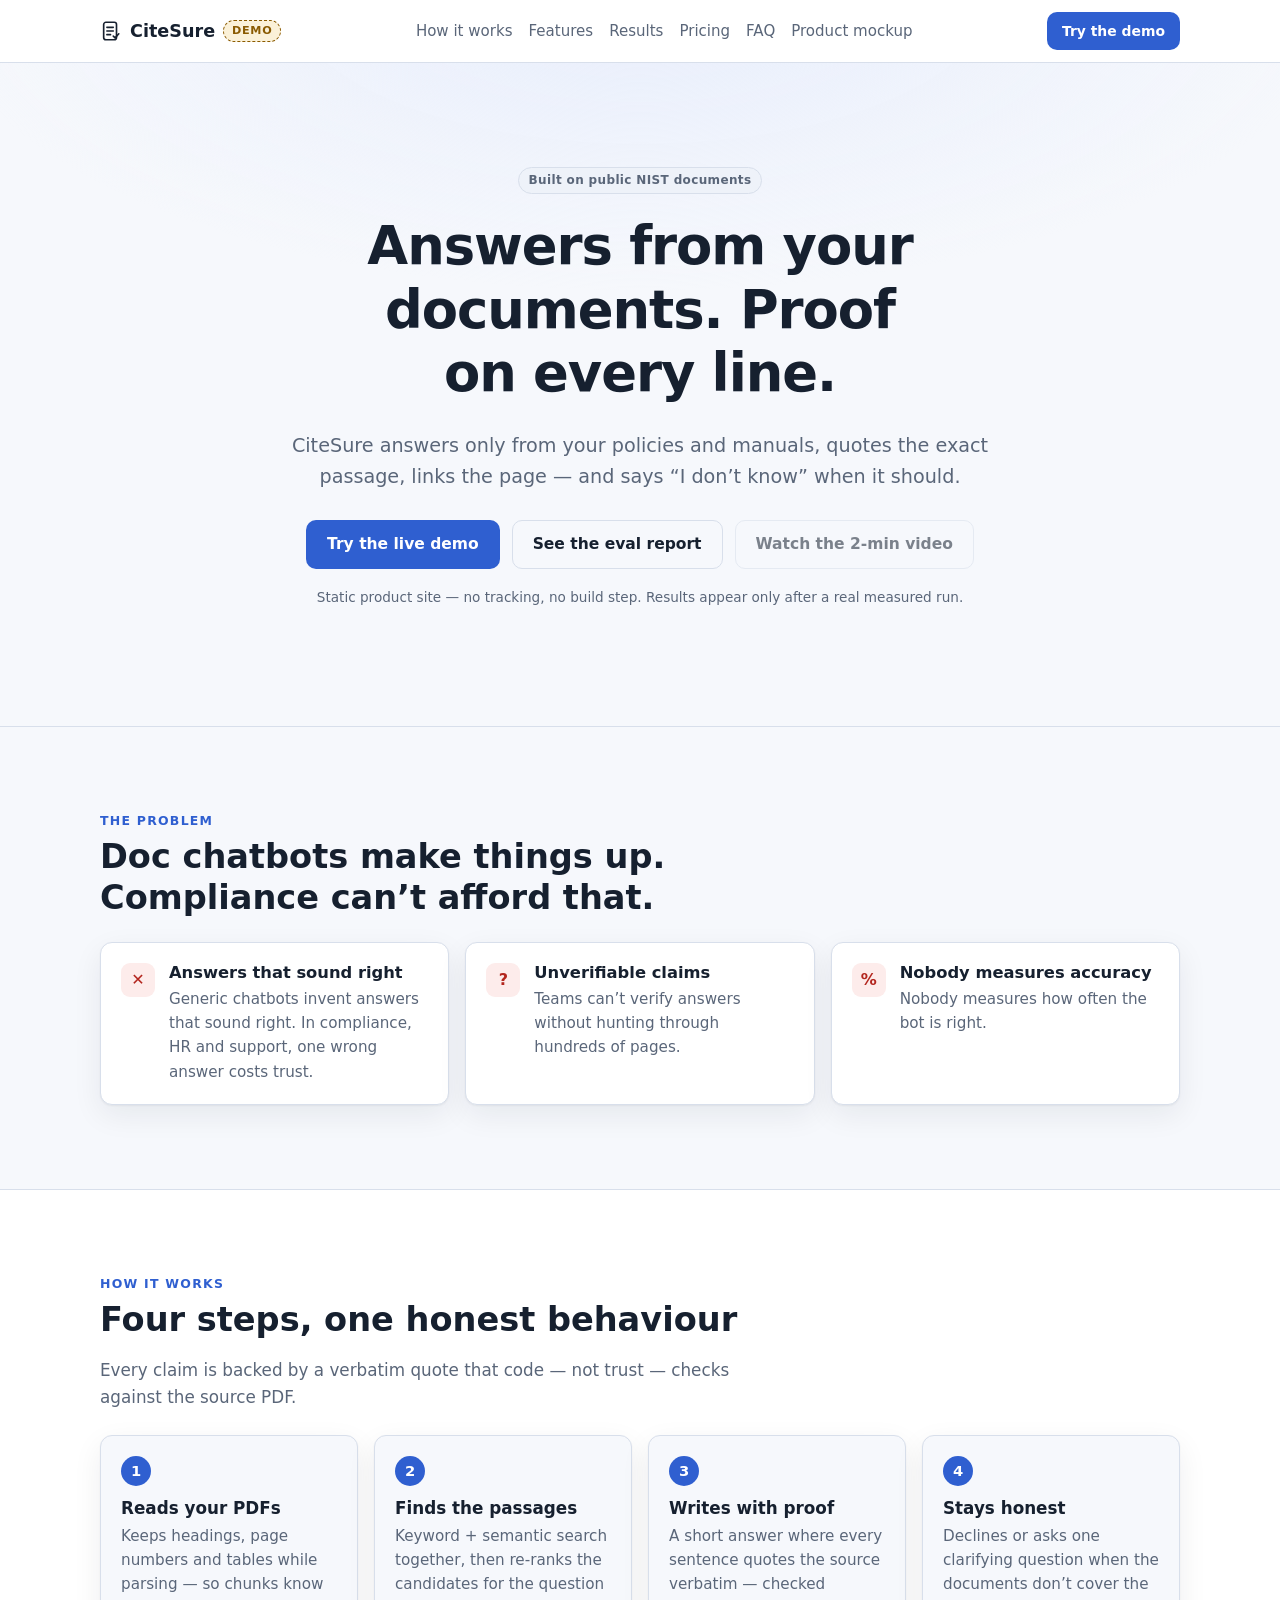
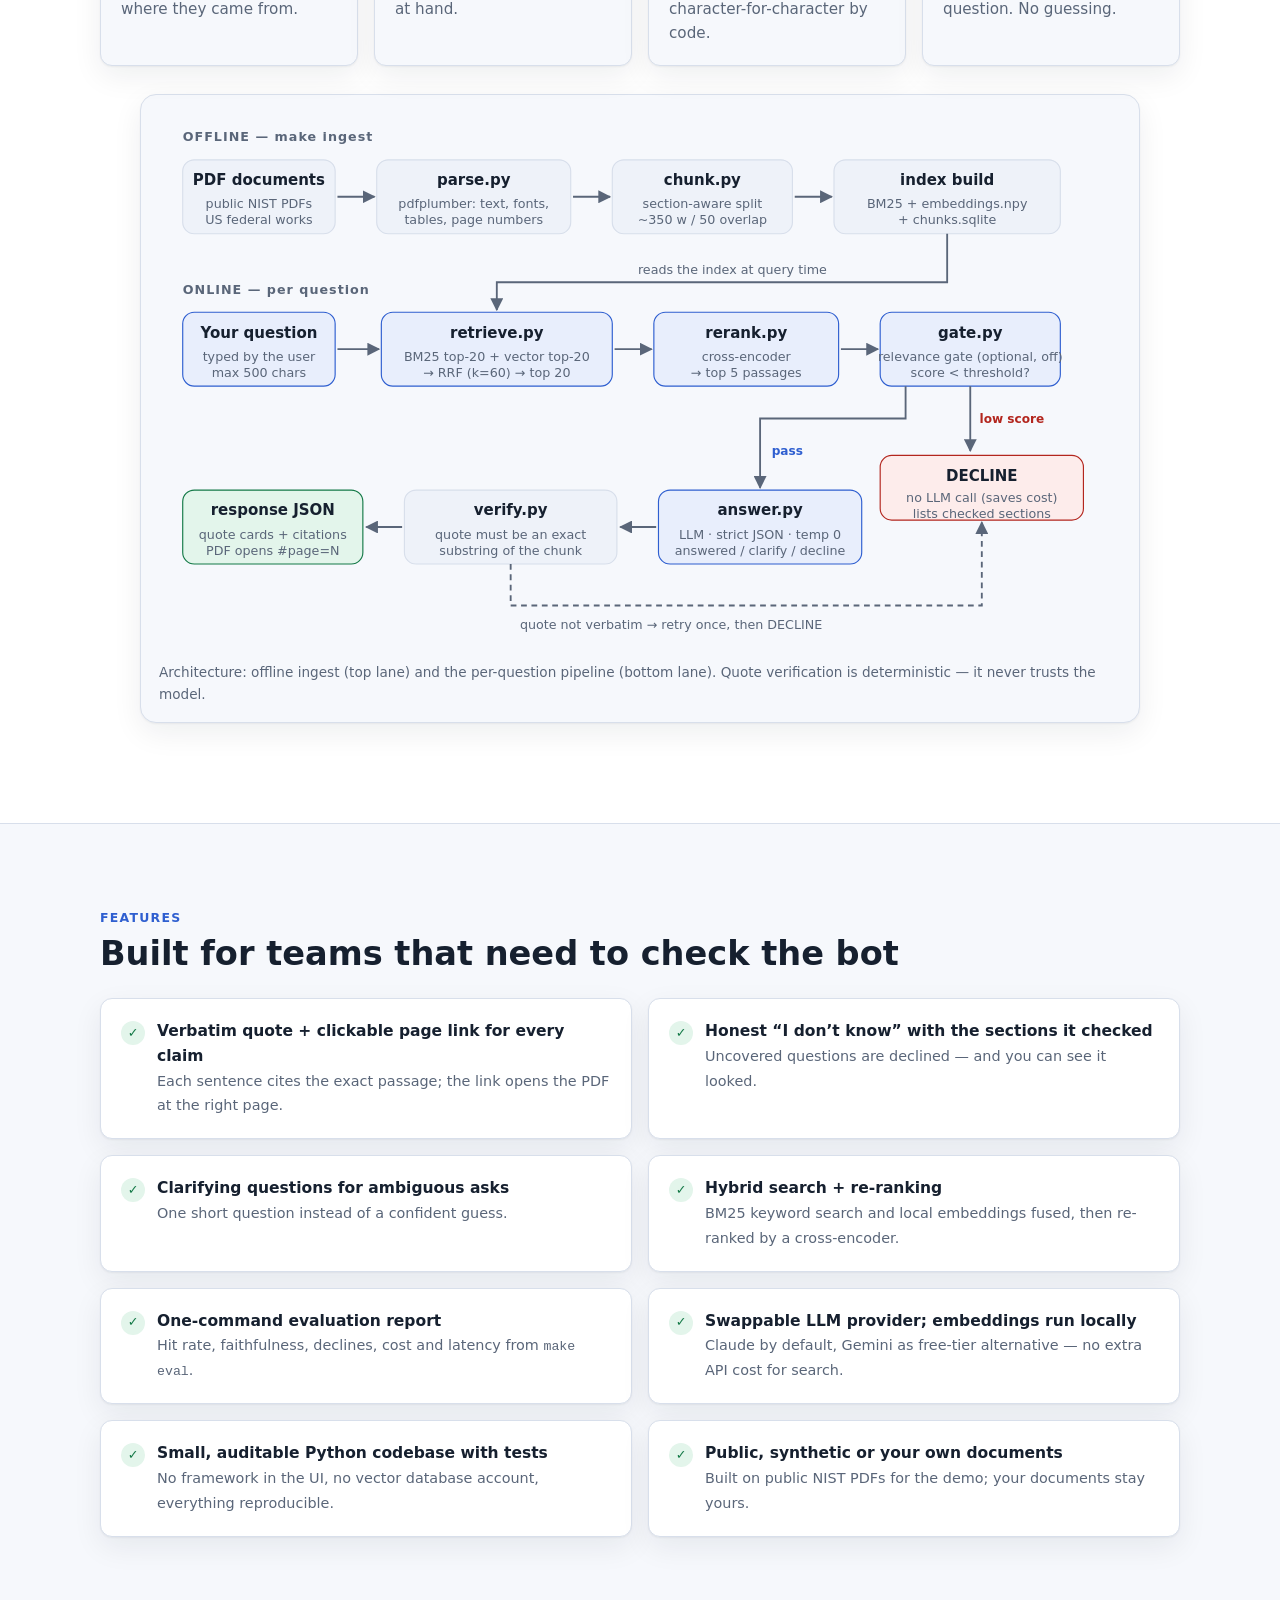
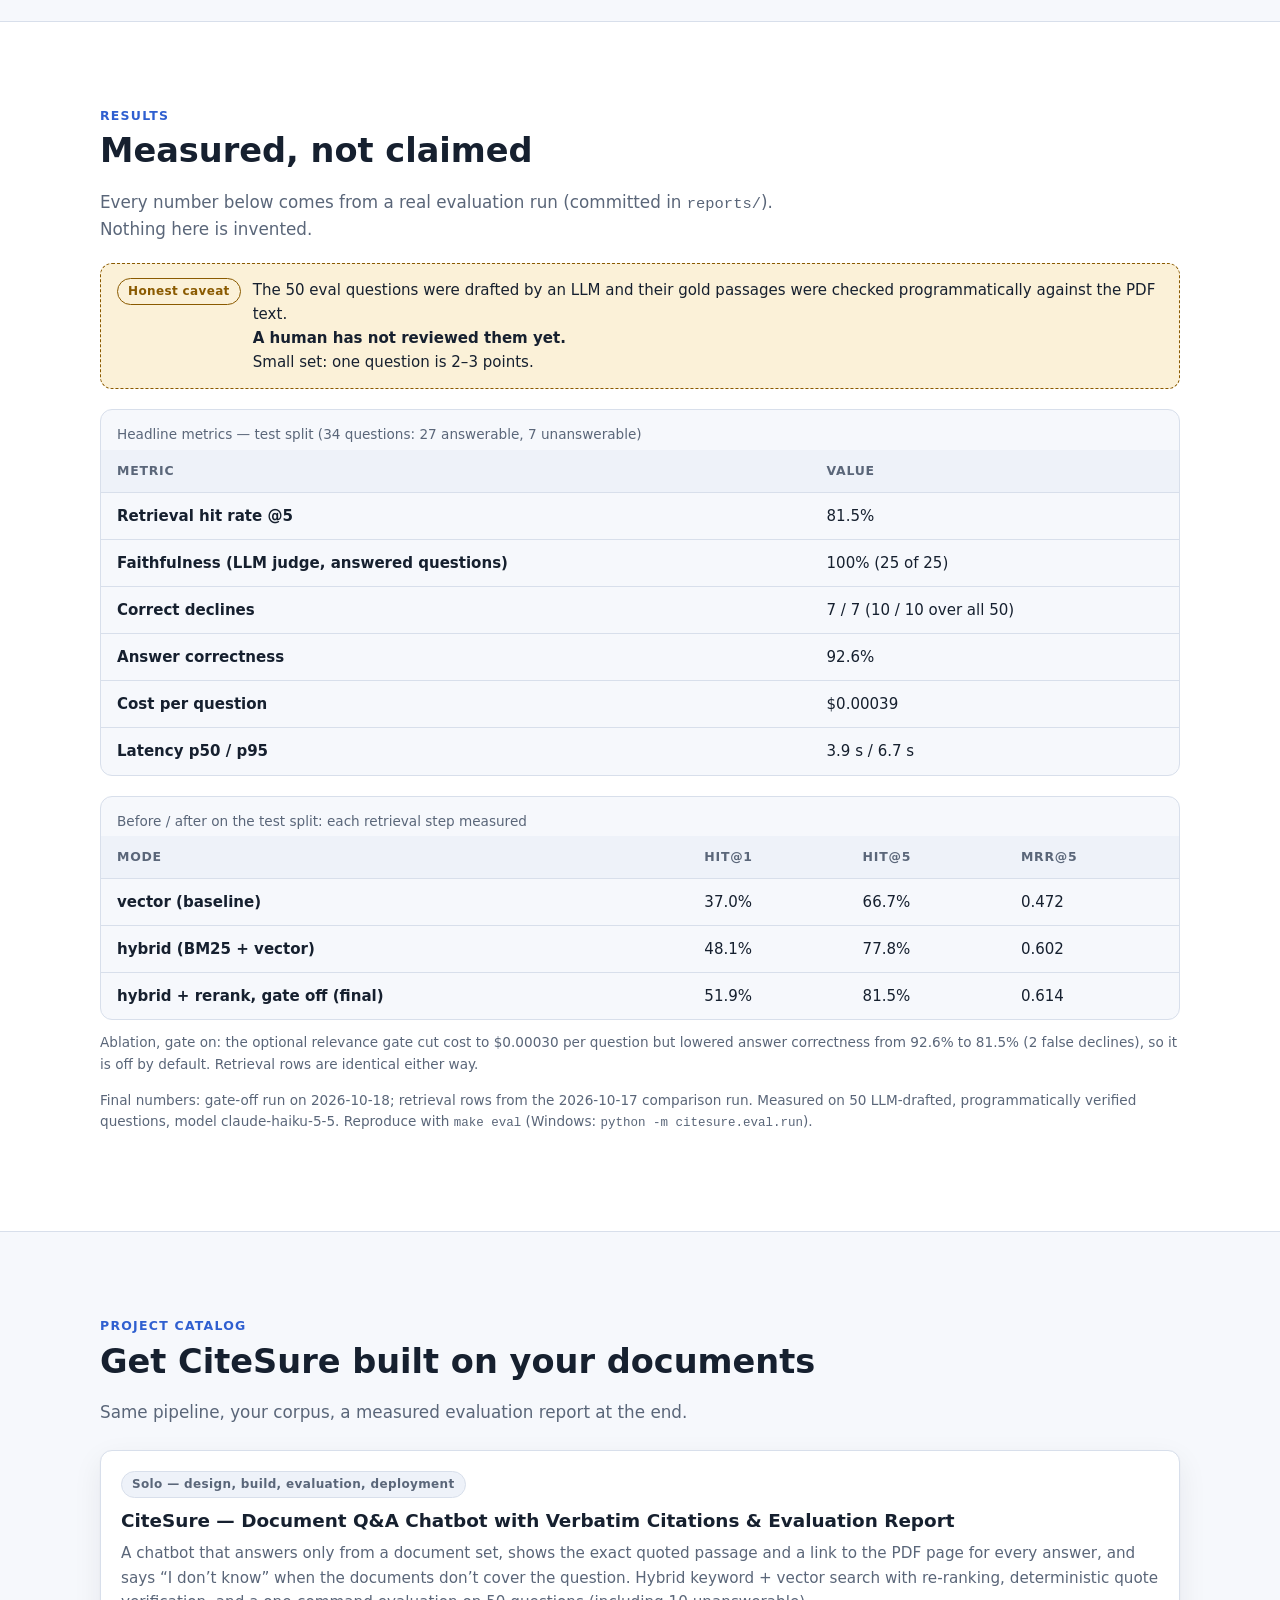
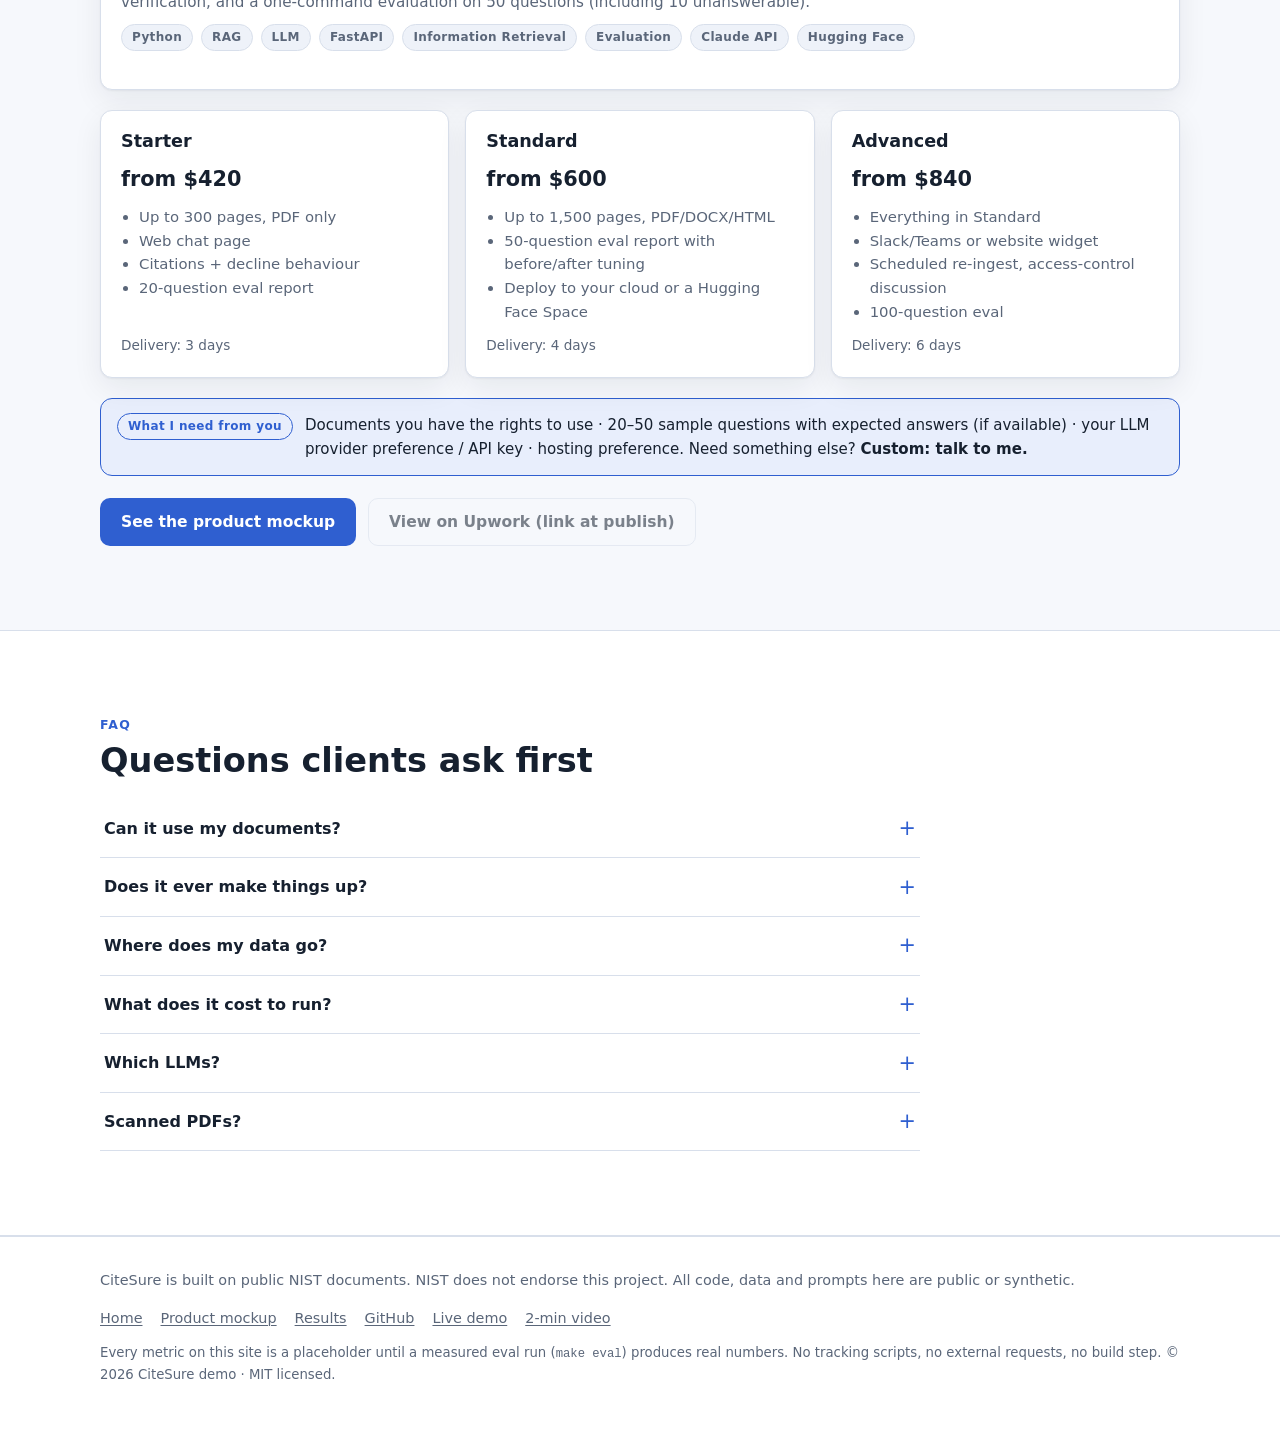
<file: site/index.html>
<!doctype html>
<html lang="en">
<head>
  <meta charset="utf-8">
  <meta name="viewport" content="width=device-width, initial-scale=1">
  <meta name="color-scheme" content="light dark">
  <meta name="theme-color" content="#f6f8fc" media="(prefers-color-scheme: light)">
  <meta name="theme-color" content="#0e131c" media="(prefers-color-scheme: dark)">
  <meta name="description" content="CiteSure — document Q&amp;A that answers only from your documents, quotes the exact passage, links the page, and says 'I don't know' when it should. Built on public NIST documents.">
  <title>CiteSure — Answers from your documents, with proof on every line (demo)</title>
  <link rel="icon" href="data:image/svg+xml,%3Csvg xmlns='http://www.w3.org/2000/svg' viewBox='0 0 24 24'%3E%3Crect width='24' height='24' rx='6' fill='%232f5fd0'/%3E%3Cpath d='M6 12.5l4 4 8-9' stroke='%23fff' stroke-width='2.5' fill='none' stroke-linecap='round' stroke-linejoin='round'/%3E%3C/svg%3E">
  <link rel="stylesheet" href="styles.css">
</head>
<body>
  <a class="skip-link" href="#main">Skip to content</a>

  <header class="site-header">
    <div class="container nav">
      <a class="brand" href="index.html">
        <svg width="22" height="22" viewBox="0 0 24 24" aria-hidden="true" fill="none">
          <rect x="4" y="2.5" width="14" height="19" rx="2.5" stroke="currentColor" stroke-width="1.8"/>
          <path d="M7.5 8h7M7.5 12h7M7.5 16h4" stroke="currentColor" stroke-width="1.8" stroke-linecap="round"/>
          <path d="M14.5 17.5l2 2 4-4.5" stroke="currentColor" stroke-width="1.8" stroke-linecap="round" stroke-linejoin="round"/>
        </svg>
        CiteSure
        <span class="brand-demo">demo</span>
      </a>
      <nav class="nav-links" aria-label="Primary">
        <a href="#how">How it works</a>
        <a href="#features">Features</a>
        <a href="#results">Results</a>
        <a href="#catalog">Pricing</a>
        <a href="#faq">FAQ</a>
        <a href="demo.html">Product mockup</a>
      </nav>
      <a class="btn btn-primary btn-sm" href="demo.html">Try the demo</a>
    </div>
  </header>

  <main id="main">

    <!-- ================= HERO ================= -->
    <section class="hero">
      <div class="container">
        <div class="badge-row">
          <span class="chip">Built on public NIST documents</span>
        </div>
        <h1>Answers from your documents. Proof on every line.</h1>
        <p class="sub">
          CiteSure answers only from your policies and manuals, quotes the exact passage,
          links the page — and says &ldquo;I don&rsquo;t know&rdquo; when it should.
        </p>
        <div class="hero-ctas">
          <a class="btn btn-primary" href="https://citesure-h4efwpcu7q-uc.a.run.app">Try the live demo</a>
          <a class="btn btn-ghost" href="#results">See the eval report</a>
          <a class="btn btn-ghost" href="#" aria-disabled="true" title="Added when the 2-minute video is published">Watch the 2-min video</a>
        </div>
        <p class="hero-note">
          Static product site — no tracking, no build step. Results appear only after a real measured run.
        </p>
      </div>
    </section>

    <!-- ================= PROBLEM ================= -->
    <section class="section" id="problem">
      <div class="container">
        <span class="kicker">The problem</span>
        <h2>Doc chatbots make things up. Compliance can&rsquo;t afford that.</h2>
        <div class="grid grid-3" style="margin-top: 24px;">
          <div class="card problem-item">
            <span class="icon" aria-hidden="true">&#10005;</span>
            <div>
              <h3>Answers that sound right</h3>
              <p>Generic chatbots invent answers that sound right. In compliance, HR and support, one wrong answer costs trust.</p>
            </div>
          </div>
          <div class="card problem-item">
            <span class="icon" aria-hidden="true">?</span>
            <div>
              <h3>Unverifiable claims</h3>
              <p>Teams can&rsquo;t verify answers without hunting through hundreds of pages.</p>
            </div>
          </div>
          <div class="card problem-item">
            <span class="icon" aria-hidden="true">%</span>
            <div>
              <h3>Nobody measures accuracy</h3>
              <p>Nobody measures how often the bot is right.</p>
            </div>
          </div>
        </div>
      </div>
    </section>

    <!-- ================= HOW IT WORKS ================= -->
    <section class="section section-alt" id="how">
      <div class="container">
        <span class="kicker">How it works</span>
        <h2>Four steps, one honest behaviour</h2>
        <p class="section-lead">Every claim is backed by a verbatim quote that code — not trust — checks against the source PDF.</p>

        <div class="grid grid-4" style="margin-top: 24px;">
          <div class="card step">
            <span class="step-num">1</span>
            <h3>Reads your PDFs</h3>
            <p>Keeps headings, page numbers and tables while parsing — so chunks know where they came from.</p>
          </div>
          <div class="card step">
            <span class="step-num">2</span>
            <h3>Finds the passages</h3>
            <p>Keyword + semantic search together, then re-ranks the candidates for the question at hand.</p>
          </div>
          <div class="card step">
            <span class="step-num">3</span>
            <h3>Writes with proof</h3>
            <p>A short answer where every sentence quotes the source verbatim — checked character-for-character by code.</p>
          </div>
          <div class="card step">
            <span class="step-num">4</span>
            <h3>Stays honest</h3>
            <p>Declines or asks one clarifying question when the documents don&rsquo;t cover the question. No guessing.</p>
          </div>
        </div>

        <!-- Architecture diagram: inline SVG, no external requests -->
        <figure class="diagram" aria-labelledby="diagram-caption">
          <div class="diagram-scroll">
            <svg viewBox="0 0 840 470" role="img" aria-labelledby="diagram-title diagram-desc" xmlns="http://www.w3.org/2000/svg">
              <title id="diagram-title">CiteSure architecture: offline ingest and online question answering</title>
              <desc id="diagram-desc">
                Offline lane: PDF documents go through parse.py with pdfplumber, then section-aware chunking,
                then an index build producing BM25, embeddings and a SQLite chunk store.
                Online lane: a typed question goes through retrieve.py combining BM25 and vector search with
                reciprocal rank fusion, then rerank.py with a cross-encoder to the top five passages,
                then an optional gate.py (off by default) which can decline without calling the language model when the relevance score is below
                threshold, then answer.py where the language model writes a strict-JSON answer,
                then verify.py which requires every quote to be an exact substring of its cited chunk,
                finally producing a response JSON rendered as quote cards with PDF page links.
                A failed verification retries once and then declines.
              </desc>

              <!-- Arrow marker -->
              <defs>
                <marker id="arr" viewBox="0 0 10 10" refX="9" refY="5" markerWidth="7" markerHeight="7" orient="auto-start-reverse">
                  <path class="d-arrow-head" d="M0 0 L10 5 L0 10 z"/>
                </marker>
              </defs>

              <!-- Lane labels -->
              <text class="d-lane" x="24" y="28">OFFLINE — make ingest</text>
              <text class="d-lane" x="24" y="160">ONLINE — per question</text>

              <!-- Row 1: offline -->
              <rect class="d-box" x="24" y="44" width="132" height="64" rx="10"/>
              <text class="d-title" x="90" y="66" text-anchor="middle">PDF documents</text>
              <text class="d-sub" x="90" y="86" text-anchor="middle">public NIST PDFs</text>
              <text class="d-sub" x="90" y="100" text-anchor="middle">US federal works</text>

              <rect class="d-box" x="192" y="44" width="168" height="64" rx="10"/>
              <text class="d-title" x="276" y="66" text-anchor="middle">parse.py</text>
              <text class="d-sub" x="276" y="86" text-anchor="middle">pdfplumber: text, fonts,</text>
              <text class="d-sub" x="276" y="100" text-anchor="middle">tables, page numbers</text>

              <rect class="d-box" x="396" y="44" width="156" height="64" rx="10"/>
              <text class="d-title" x="474" y="66" text-anchor="middle">chunk.py</text>
              <text class="d-sub" x="474" y="86" text-anchor="middle">section-aware split</text>
              <text class="d-sub" x="474" y="100" text-anchor="middle">~350 w / 50 overlap</text>

              <rect class="d-box" x="588" y="44" width="196" height="64" rx="10"/>
              <text class="d-title" x="686" y="66" text-anchor="middle">index build</text>
              <text class="d-sub" x="686" y="86" text-anchor="middle">BM25 + embeddings.npy</text>
              <text class="d-sub" x="686" y="100" text-anchor="middle">+ chunks.sqlite</text>

              <path class="d-arrow" d="M158 76 H190" marker-end="url(#arr)"/>
              <path class="d-arrow" d="M362 76 H394" marker-end="url(#arr)"/>
              <path class="d-arrow" d="M554 76 H586" marker-end="url(#arr)"/>

              <!-- index feeds the online retrieve step -->
              <path class="d-arrow" d="M686 108 V150 H296 V174" marker-end="url(#arr)"/>
              <text class="d-sub" x="500" y="143" text-anchor="middle">reads the index at query time</text>

              <!-- Row 2: online -->
              <rect class="d-box d-box-online" x="24" y="176" width="132" height="64" rx="10"/>
              <text class="d-title" x="90" y="198" text-anchor="middle">Your question</text>
              <text class="d-sub" x="90" y="218" text-anchor="middle">typed by the user</text>
              <text class="d-sub" x="90" y="232" text-anchor="middle">max 500 chars</text>

              <rect class="d-box d-box-online" x="196" y="176" width="200" height="64" rx="10"/>
              <text class="d-title" x="296" y="198" text-anchor="middle">retrieve.py</text>
              <text class="d-sub" x="296" y="218" text-anchor="middle">BM25 top-20 + vector top-20</text>
              <text class="d-sub" x="296" y="232" text-anchor="middle">→ RRF (k=60) → top 20</text>

              <rect class="d-box d-box-online" x="432" y="176" width="160" height="64" rx="10"/>
              <text class="d-title" x="512" y="198" text-anchor="middle">rerank.py</text>
              <text class="d-sub" x="512" y="218" text-anchor="middle">cross-encoder</text>
              <text class="d-sub" x="512" y="232" text-anchor="middle">→ top 5 passages</text>

              <rect class="d-box d-box-online" x="628" y="176" width="156" height="64" rx="10"/>
              <text class="d-title" x="706" y="198" text-anchor="middle">gate.py</text>
              <text class="d-sub" x="706" y="218" text-anchor="middle">relevance gate (optional, off)</text>
              <text class="d-sub" x="706" y="232" text-anchor="middle">score &lt; threshold?</text>

              <path class="d-arrow" d="M158 208 H194" marker-end="url(#arr)"/>
              <path class="d-arrow" d="M398 208 H430" marker-end="url(#arr)"/>
              <path class="d-arrow" d="M594 208 H626" marker-end="url(#arr)"/>

              <!-- Gate branches -->
              <path class="d-arrow" d="M706 240 V296" marker-end="url(#arr)"/>
              <text class="d-label-warn" x="714" y="272">low score</text>

              <rect class="d-box d-box-danger" x="628" y="300" width="176" height="56" rx="10"/>
              <text class="d-title" x="716" y="322" text-anchor="middle">DECLINE</text>
              <text class="d-sub" x="716" y="340" text-anchor="middle">no LLM call (saves cost)</text>
              <text class="d-sub" x="716" y="354" text-anchor="middle">lists checked sections</text>

              <path class="d-arrow" d="M650 240 V268 H524 V328" marker-end="url(#arr)"/>
              <text class="d-label" x="534" y="300">pass</text>

              <!-- Row 3: answer → verify → respond -->
              <rect class="d-box d-box-online" x="436" y="330" width="176" height="64" rx="10"/>
              <text class="d-title" x="524" y="352" text-anchor="middle">answer.py</text>
              <text class="d-sub" x="524" y="372" text-anchor="middle">LLM · strict JSON · temp 0</text>
              <text class="d-sub" x="524" y="386" text-anchor="middle">answered / clarify / decline</text>

              <rect class="d-box" x="216" y="330" width="184" height="64" rx="10"/>
              <text class="d-title" x="308" y="352" text-anchor="middle">verify.py</text>
              <text class="d-sub" x="308" y="372" text-anchor="middle">quote must be an exact</text>
              <text class="d-sub" x="308" y="386" text-anchor="middle">substring of the chunk</text>

              <rect class="d-box d-box-ok" x="24" y="330" width="156" height="64" rx="10"/>
              <text class="d-title" x="102" y="352" text-anchor="middle">response JSON</text>
              <text class="d-sub" x="102" y="372" text-anchor="middle">quote cards + citations</text>
              <text class="d-sub" x="102" y="386" text-anchor="middle">PDF opens #page=N</text>

              <path class="d-arrow" d="M434 362 H403" marker-end="url(#arr)"/>
              <path class="d-arrow" d="M214 362 H183" marker-end="url(#arr)"/>

              <!-- verify failure path -->
              <path class="d-arrow d-arrow-dashed" d="M308 394 V430 H716 V358" marker-end="url(#arr)"/>
              <text class="d-sub" x="316" y="450">quote not verbatim → retry once, then DECLINE</text>
            </svg>
          </div>
          <figcaption class="diagram-caption" id="diagram-caption">
            Architecture: offline ingest (top lane) and the per-question pipeline (bottom lane). Quote verification is
            deterministic — it never trusts the model.
          </figcaption>
          <p class="diagram-hint">Scroll the diagram horizontally on small screens.</p>
        </figure>
      </div>
    </section>

    <!-- ================= FEATURES ================= -->
    <section class="section" id="features">
      <div class="container">
        <span class="kicker">Features</span>
        <h2>Built for teams that need to check the bot</h2>
        <div class="grid grid-2" style="margin-top: 24px;">
          <div class="card feature"><span class="tick" aria-hidden="true">&#10003;</span>
            <p><strong>Verbatim quote + clickable page link for every claim</strong>
            <span>Each sentence cites the exact passage; the link opens the PDF at the right page.</span></p>
          </div>
          <div class="card feature"><span class="tick" aria-hidden="true">&#10003;</span>
            <p><strong>Honest &ldquo;I don&rsquo;t know&rdquo; with the sections it checked</strong>
            <span>Uncovered questions are declined — and you can see it looked.</span></p>
          </div>
          <div class="card feature"><span class="tick" aria-hidden="true">&#10003;</span>
            <p><strong>Clarifying questions for ambiguous asks</strong>
            <span>One short question instead of a confident guess.</span></p>
          </div>
          <div class="card feature"><span class="tick" aria-hidden="true">&#10003;</span>
            <p><strong>Hybrid search + re-ranking</strong>
            <span>BM25 keyword search and local embeddings fused, then re-ranked by a cross-encoder.</span></p>
          </div>
          <div class="card feature"><span class="tick" aria-hidden="true">&#10003;</span>
            <p><strong>One-command evaluation report</strong>
            <span>Hit rate, faithfulness, declines, cost and latency from <code>make eval</code>.</span></p>
          </div>
          <div class="card feature"><span class="tick" aria-hidden="true">&#10003;</span>
            <p><strong>Swappable LLM provider; embeddings run locally</strong>
            <span>Claude by default, Gemini as free-tier alternative — no extra API cost for search.</span></p>
          </div>
          <div class="card feature"><span class="tick" aria-hidden="true">&#10003;</span>
            <p><strong>Small, auditable Python codebase with tests</strong>
            <span>No framework in the UI, no vector database account, everything reproducible.</span></p>
          </div>
          <div class="card feature"><span class="tick" aria-hidden="true">&#10003;</span>
            <p><strong>Public, synthetic or your own documents</strong>
            <span>Built on public NIST PDFs for the demo; your documents stay yours.</span></p>
          </div>
        </div>
      </div>
    </section>

    <!-- ================= RESULTS ================= -->
    <section class="section section-alt" id="results">
      <div class="container">
        <span class="kicker">Results</span>
        <h2>Measured, not claimed</h2>
        <p class="section-lead">
          Every number below comes from a real evaluation run (committed in <code>reports/</code>). Nothing here is invented.
        </p>

        <div class="notice notice-warn" style="margin-top: 20px; margin-bottom: 20px;">
          <span class="chip chip-warn">Honest caveat</span>
          <p>The 50 eval questions were drafted by an LLM and their gold passages were checked programmatically
          against the PDF text. <strong>A human has not reviewed them yet.</strong> Small set: one question is 2&ndash;3 points.</p>
        </div>

        <div class="table-wrap">
          <table>
            <caption>Headline metrics &mdash; test split (34 questions: 27 answerable, 7 unanswerable)</caption>
            <thead>
              <tr><th scope="col">Metric</th><th scope="col">Value</th></tr>
            </thead>
            <tbody>
              <tr><td class="metric-name">Retrieval hit rate @5</td><td>81.5%</td></tr>
              <tr><td class="metric-name">Faithfulness (LLM judge, answered questions)</td><td>100% (25 of 25)</td></tr>
              <tr><td class="metric-name">Correct declines</td><td>7 / 7 (10 / 10 over all 50)</td></tr>
              <tr><td class="metric-name">Answer correctness</td><td>92.6%</td></tr>
              <tr><td class="metric-name">Cost per question</td><td>$0.00039</td></tr>
              <tr><td class="metric-name">Latency p50 / p95</td><td>3.9 s / 6.7 s</td></tr>
            </tbody>
          </table>
        </div>

        <div class="table-wrap" style="margin-top: 20px;">
          <table>
            <caption>Before / after on the test split: each retrieval step measured</caption>
            <thead>
              <tr>
                <th scope="col">Mode</th>
                <th scope="col">Hit@1</th>
                <th scope="col">Hit@5</th>
                <th scope="col">MRR@5</th>
              </tr>
            </thead>
            <tbody>
              <tr><td class="metric-name">vector (baseline)</td><td>37.0%</td><td>66.7%</td><td>0.472</td></tr>
              <tr><td class="metric-name">hybrid (BM25 + vector)</td><td>48.1%</td><td>77.8%</td><td>0.602</td></tr>
              <tr><td class="metric-name">hybrid + rerank, gate off (final)</td><td>51.9%</td><td>81.5%</td><td>0.614</td></tr>
            </tbody>
          </table>
        </div>

        <p class="footnote">
          Ablation, gate on: the optional relevance gate cut cost to $0.00030 per question but lowered answer correctness
          from 92.6% to 81.5% (2 false declines), so it is off by default. Retrieval rows are identical either way.
        </p>

        <p class="footnote">
          Final numbers: gate-off run on 2026-10-18; retrieval rows from the 2026-10-17 comparison run. Measured on 50 LLM-drafted, programmatically verified questions,
          model claude-haiku-5-5. Reproduce with <code>make eval</code>
          (Windows: <code>python -m citesure.eval.run</code>).
        </p>
      </div>
    </section>

    <!-- ================= CATALOG / UPWORK CTA ================= -->
    <section class="section" id="catalog">
      <div class="container">
        <span class="kicker">Project Catalog</span>
        <h2>Get CiteSure built on your documents</h2>
        <p class="section-lead">
          Same pipeline, your corpus, a measured evaluation report at the end.
        </p>

        <div class="card" style="margin-top: 24px;">
          <div class="status-row">
            <span class="chip">Solo — design, build, evaluation, deployment</span>
          </div>
          <h3 style="font-size: 1.15rem;">CiteSure — Document Q&amp;A Chatbot with Verbatim Citations &amp; Evaluation Report</h3>
          <p style="color: var(--muted); font-size: 0.95rem; margin-bottom: 10px;">
            A chatbot that answers only from a document set, shows the exact quoted passage and a link to the PDF page
            for every answer, and says &ldquo;I don&rsquo;t know&rdquo; when the documents don&rsquo;t cover the question.
            Hybrid keyword + vector search with re-ranking, deterministic quote verification, and a one-command
            evaluation on 50 questions (including 10 unanswerable).
          </p>
          <div class="chips-row">
            <span class="chip">Python</span><span class="chip">RAG</span><span class="chip">LLM</span>
            <span class="chip">FastAPI</span><span class="chip">Information Retrieval</span>
            <span class="chip">Evaluation</span><span class="chip">Claude API</span><span class="chip">Hugging Face</span>
          </div>
        </div>

        <div class="grid grid-3" style="margin-top: 20px;">
          <div class="card tier">
            <h3>Starter</h3>
            <div class="tier-price">from $420</div>
            <ul>
              <li>Up to 300 pages, PDF only</li>
              <li>Web chat page</li>
              <li>Citations + decline behaviour</li>
              <li>20-question eval report</li>
            </ul>
            <div class="tier-delivery">Delivery: 3 days</div>
          </div>
          <div class="card tier">
            <h3>Standard</h3>
            <div class="tier-price">from $600</div>
            <ul>
              <li>Up to 1,500 pages, PDF/DOCX/HTML</li>
              <li>50-question eval report with before/after tuning</li>
              <li>Deploy to your cloud or a Hugging Face Space</li>
            </ul>
            <div class="tier-delivery">Delivery: 4 days</div>
          </div>
          <div class="card tier">
            <h3>Advanced</h3>
            <div class="tier-price">from $840</div>
            <ul>
              <li>Everything in Standard</li>
              <li>Slack/Teams or website widget</li>
              <li>Scheduled re-ingest, access-control discussion</li>
              <li>100-question eval</li>
            </ul>
            <div class="tier-delivery">Delivery: 6 days</div>
          </div>
        </div>

        <div class="notice notice-info" style="margin-top: 20px;">
          <span class="chip chip-info">What I need from you</span>
          <p>Documents you have the rights to use · 20–50 sample questions with expected answers (if available) ·
          your LLM provider preference / API key · hosting preference. Need something else?
          <strong style="display:inline;">Custom: talk to me.</strong></p>
        </div>

        <div class="hero-ctas" style="justify-content: flex-start; margin-top: 22px;">
          <a class="btn btn-primary" href="demo.html">See the product mockup</a>
          <a class="btn btn-ghost" href="#" aria-disabled="true" title="Upwork link added when the portfolio entry is published">View on Upwork (link at publish)</a>
        </div>
      </div>
    </section>

    <!-- ================= FAQ ================= -->
    <section class="section section-alt" id="faq">
      <div class="container">
        <span class="kicker">FAQ</span>
        <h2>Questions clients ask first</h2>
        <div class="faq" style="margin-top: 18px;">
          <details>
            <summary>Can it use my documents?</summary>
            <p>Yes — PDFs today; DOCX/HTML in the Standard tier. You must have the rights to the documents.</p>
          </details>
          <details>
            <summary>Does it ever make things up?</summary>
            <p>Every quote is checked character-for-character against the source; uncovered questions are declined.
            The eval report shows how often it is right — no system is perfect, and the report shows where it fails.</p>
          </details>
          <details>
            <summary>Where does my data go?</summary>
            <p>Embeddings run locally; only the top passages for each question are sent to the LLM provider you choose.
            Self-hosting available.</p>
          </details>
          <details>
            <summary>What does it cost to run?</summary>
            <p>See the measured cost per question in the eval report; ingest is free (local models). Cost figures on
            this site stay placeholders until a measured run produces them.</p>
          </details>
          <details>
            <summary>Which LLMs?</summary>
            <p>Claude by default; Gemini supported; others via the provider interface.</p>
          </details>
          <details>
            <summary>Scanned PDFs?</summary>
            <p>Not in this demo (no OCR); can be added per project.</p>
          </details>
        </div>
      </div>
    </section>

  </main>

  <footer class="site-footer">
    <div class="container">
      <p class="small muted">CiteSure is built on public NIST documents. NIST does not endorse this project. All code, data and prompts here are
        public or synthetic.</p>
      <div class="footer-links">
        <a href="index.html">Home</a>
        <a href="demo.html">Product mockup</a>
        <a href="#results">Results</a>
        <a href="https://github.com/FrozenFist27/citesure">GitHub</a>
        <a href="https://citesure-h4efwpcu7q-uc.a.run.app">Live demo</a>
        <a href="#" title="Video link added when published">2-min video</a>
      </div>
      <p class="footer-meta">
        Every metric on this site is a placeholder until a measured eval run (<code>make eval</code>) produces real
        numbers. No tracking scripts, no external requests, no build step.
        &copy; 2026 CiteSure demo · MIT licensed.
      </p>
    </div>
  </footer>
</body>
</html>
</file>
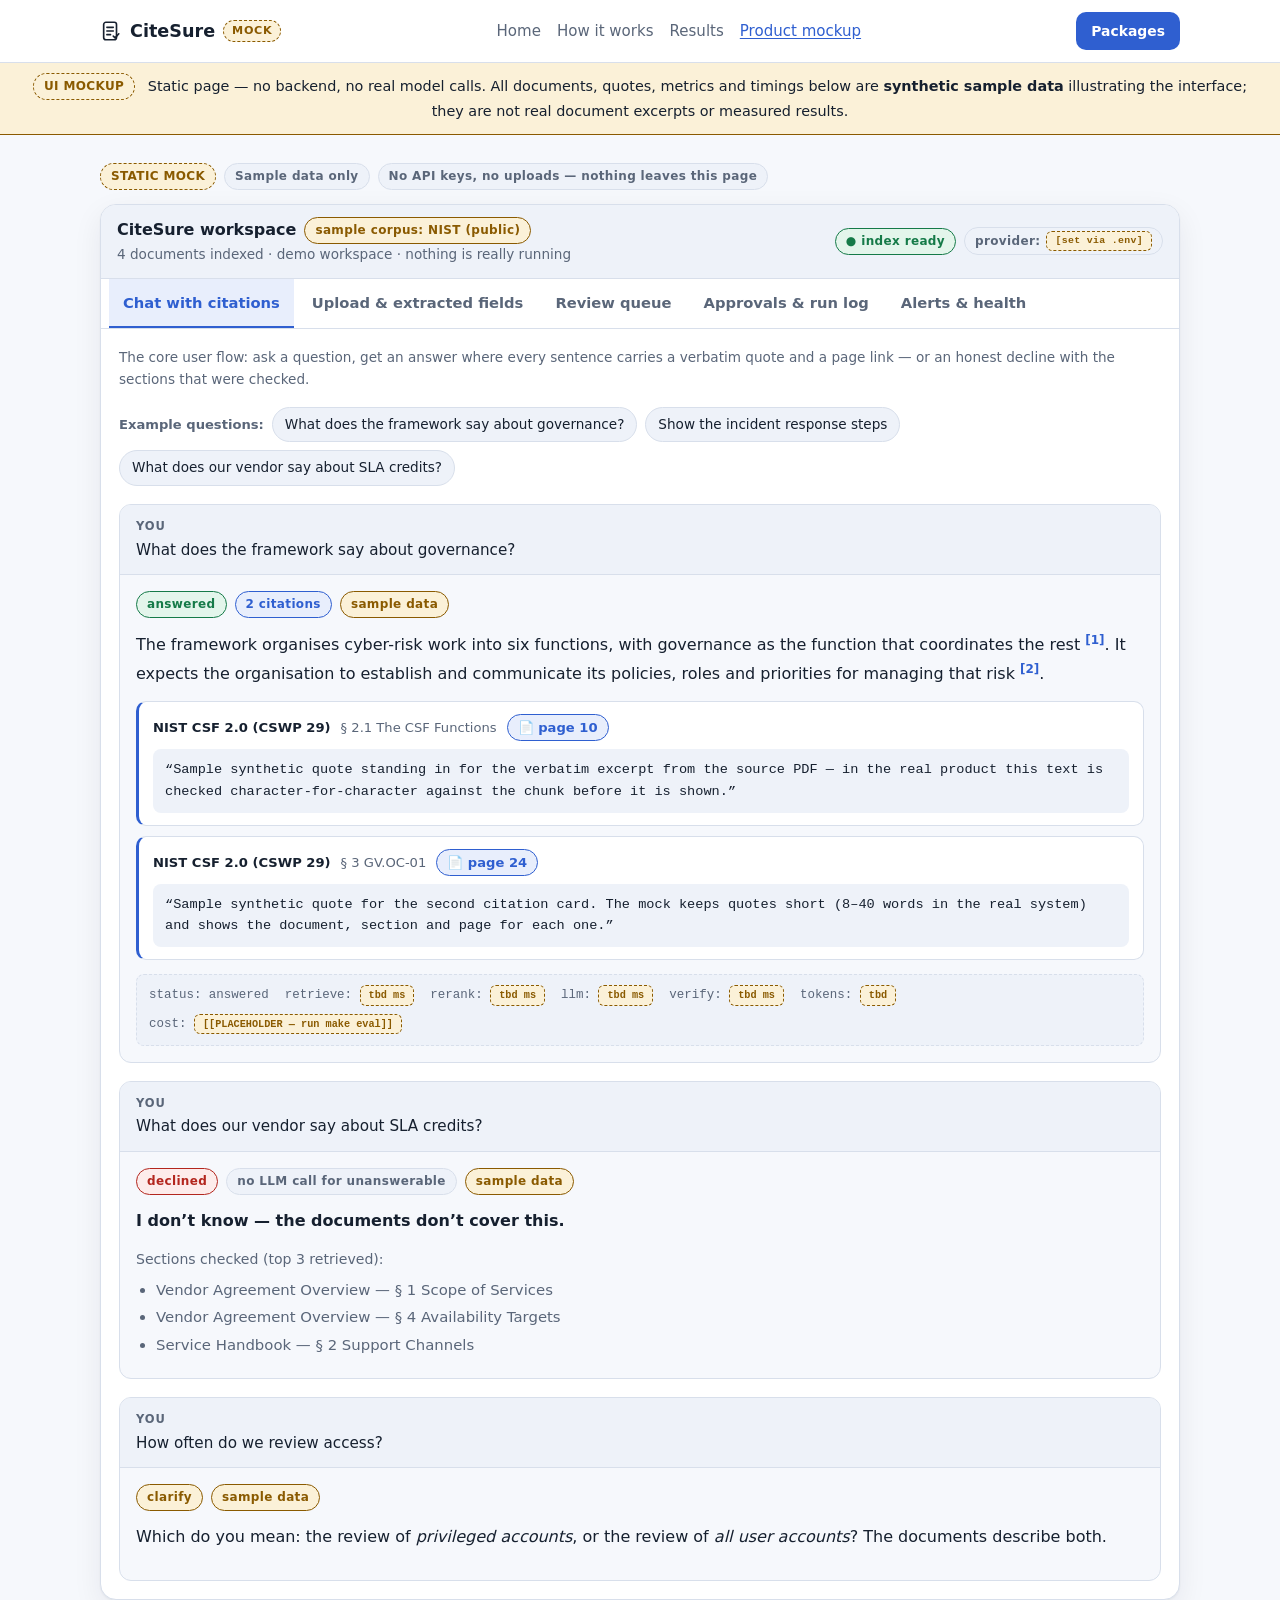
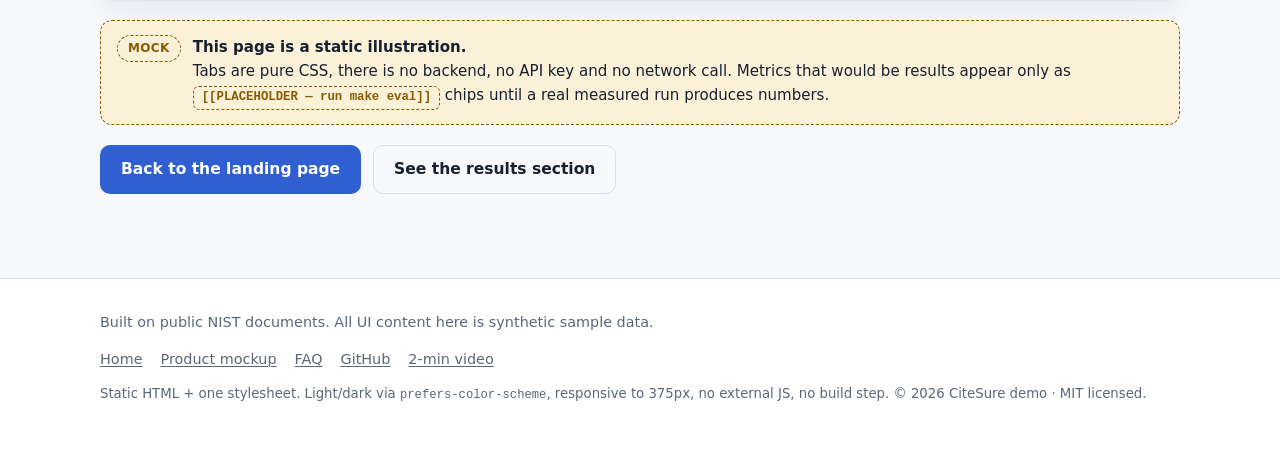
<file: site/demo.html>
<!doctype html>
<html lang="en">
<head>
  <meta charset="utf-8">
  <meta name="viewport" content="width=device-width, initial-scale=1">
  <meta name="color-scheme" content="light dark">
  <meta name="theme-color" content="#f6f8fc" media="(prefers-color-scheme: light)">
  <meta name="theme-color" content="#0e131c" media="(prefers-color-scheme: dark)">
  <meta name="description" content="CiteSure product UI mockup — upload &amp; extracted fields, review queue, chat with citations, approval flow and run log, alert feed and health status. Static mock with sample data.">
  <title>CiteSure — product UI mockup (static demo, sample data)</title>
  <link rel="icon" href="data:image/svg+xml,%3Csvg xmlns='http://www.w3.org/2000/svg' viewBox='0 0 24 24'%3E%3Crect width='24' height='24' rx='6' fill='%232f5fd0'/%3E%3Cpath d='M6 12.5l4 4 8-9' stroke='%23fff' stroke-width='2.5' fill='none' stroke-linecap='round' stroke-linejoin='round'/%3E%3C/svg%3E">
  <link rel="stylesheet" href="styles.css">
</head>
<body>
  <a class="skip-link" href="#main">Skip to content</a>

  <header class="site-header">
    <div class="container nav">
      <a class="brand" href="index.html">
        <svg width="22" height="22" viewBox="0 0 24 24" aria-hidden="true" fill="none">
          <rect x="4" y="2.5" width="14" height="19" rx="2.5" stroke="currentColor" stroke-width="1.8"/>
          <path d="M7.5 8h7M7.5 12h7M7.5 16h4" stroke="currentColor" stroke-width="1.8" stroke-linecap="round"/>
          <path d="M14.5 17.5l2 2 4-4.5" stroke="currentColor" stroke-width="1.8" stroke-linecap="round" stroke-linejoin="round"/>
        </svg>
        CiteSure
        <span class="brand-demo">mock</span>
      </a>
      <nav class="nav-links" aria-label="Primary">
        <a href="index.html">Home</a>
        <a href="index.html#how">How it works</a>
        <a href="index.html#results">Results</a>
        <a href="#main" aria-current="page">Product mockup</a>
      </nav>
      <a class="btn btn-primary btn-sm" href="index.html#catalog">Packages</a>
    </div>
  </header>

  <div class="mock-banner" role="note">
    <span class="chip chip-mock">UI mockup</span>
    Static page — no backend, no real model calls. All documents, quotes, metrics and timings below are
    <strong>synthetic sample data</strong> illustrating the interface; they are not real document excerpts or
    measured results.
  </div>

  <main id="main" class="section" style="padding-top: 28px;">
    <div class="container">
      <div class="status-row" style="margin-bottom: 14px;">
        <span class="chip chip-mock">Static mock</span>
        <span class="chip">Sample data only</span>
        <span class="chip">No API keys, no uploads — nothing leaves this page</span>
      </div>

      <!-- ======================= APP SHELL ======================= -->
      <div class="app-shell tabs">
        <input class="tab-input" type="radio" name="demo-tabs" id="tab-chat" checked>
        <input class="tab-input" type="radio" name="demo-tabs" id="tab-upload">
        <input class="tab-input" type="radio" name="demo-tabs" id="tab-review">
        <input class="tab-input" type="radio" name="demo-tabs" id="tab-approvals">
        <input class="tab-input" type="radio" name="demo-tabs" id="tab-alerts">

        <div class="app-topbar">
          <div>
            <div class="app-title">
              CiteSure workspace
              <span class="chip chip-warn">sample corpus: NIST (public)</span>
            </div>
            <div class="app-sub">4 documents indexed · demo workspace · nothing is really running</div>
          </div>
          <div class="status-row" style="margin-bottom: 0;">
            <span class="chip chip-ok">● index ready</span>
            <span class="chip">provider: <span class="ph">[set via .env]</span></span>
          </div>
        </div>

        <div class="tabbar" aria-label="Product views (radio-driven, no JavaScript)">
          <label for="tab-chat">Chat with citations</label>
          <label for="tab-upload">Upload &amp; extracted fields</label>
          <label for="tab-review">Review queue</label>
          <label for="tab-approvals">Approvals &amp; run log</label>
          <label for="tab-alerts">Alerts &amp; health</label>
        </div>

        <div class="panels">

          <!-- ============ PANEL 1: CHAT WITH CITATIONS ============ -->
          <section class="panel" id="panel-chat" aria-label="Chat with citations">
            <p class="panel-note">
              The core user flow: ask a question, get an answer where every sentence carries a verbatim quote and a
              page link — or an honest decline with the sections that were checked.
            </p>

            <div class="chips-row">
              <span class="chips-label">Example questions:</span>
              <span class="q-chip">What does the framework say about governance?</span>
              <span class="q-chip">Show the incident response steps</span>
              <span class="q-chip">What does our vendor say about SLA credits?</span>
            </div>

            <!-- Answered exchange -->
            <article class="exchange">
              <div class="exchange-q">
                <span class="who">You</span>
                What does the framework say about governance?
              </div>
              <div class="exchange-a">
                <div class="status-row">
                  <span class="chip chip-ok">answered</span>
                  <span class="chip chip-info">2 citations</span>
                  <span class="chip chip-warn">sample data</span>
                </div>
                <p class="answer-text">
                  The framework organises cyber-risk work into six functions, with governance as the function that
                  coordinates the rest
                  <span class="ref">[1]</span>. It expects the organisation to establish and communicate its
                  policies, roles and priorities for managing that risk
                  <span class="ref">[2]</span>.
                </p>
                <div class="cite-list">
                  <div class="cite">
                    <div class="cite-head">
                      <span class="doc">NIST CSF 2.0 (CSWP 29)</span>
                      <span>§ 2.1 The CSF Functions</span>
                      <a class="page-link" href="#" title="Opens /docs/csf-2.pdf#page=10 in the real app">&#128196; page 10</a>
                    </div>
                    <blockquote class="cite-quote">Sample synthetic quote standing in for the verbatim excerpt from the source PDF — in the real product this text is checked character-for-character against the chunk before it is shown.</blockquote>
                  </div>
                  <div class="cite">
                    <div class="cite-head">
                      <span class="doc">NIST CSF 2.0 (CSWP 29)</span>
                      <span>§ 3 GV.OC-01</span>
                      <a class="page-link" href="#" title="Opens /docs/csf-2.pdf#page=24 in the real app">&#128196; page 24</a>
                    </div>
                    <blockquote class="cite-quote">Sample synthetic quote for the second citation card. The mock keeps quotes short (8–40 words in the real system) and shows the document, section and page for each one.</blockquote>
                  </div>
                </div>
                <div class="meta-strip">
                  <span>status: answered</span>
                  <span>retrieve: <span class="ph">tbd ms</span></span>
                  <span>rerank: <span class="ph">tbd ms</span></span>
                  <span>llm: <span class="ph">tbd ms</span></span>
                  <span>verify: <span class="ph">tbd ms</span></span>
                  <span>tokens: <span class="ph">tbd</span></span>
                  <span>cost: <span class="ph">[[PLACEHOLDER — run make eval]]</span></span>
                </div>
              </div>
            </article>

            <!-- Declined exchange -->
            <article class="exchange">
              <div class="exchange-q">
                <span class="who">You</span>
                What does our vendor say about SLA credits?
              </div>
              <div class="exchange-a">
                <div class="status-row">
                  <span class="chip chip-danger">declined</span>
                  <span class="chip">no LLM call for unanswerable</span>
                  <span class="chip chip-warn">sample data</span>
                </div>
                <p class="answer-text">
                  <strong>I don&rsquo;t know — the documents don&rsquo;t cover this.</strong>
                </p>
                <p style="font-size: 0.88rem; color: var(--muted); margin-bottom: 8px;">Sections checked (top 3 retrieved):</p>
                <ul class="checked-list">
                  <li>Vendor Agreement Overview — § 1 Scope of Services</li>
                  <li>Vendor Agreement Overview — § 4 Availability Targets</li>
                  <li>Service Handbook — § 2 Support Channels</li>
                </ul>
              </div>
            </article>

            <!-- Clarify exchange -->
            <article class="exchange" style="margin-bottom: 0;">
              <div class="exchange-q">
                <span class="who">You</span>
                How often do we review access?
              </div>
              <div class="exchange-a">
                <div class="status-row">
                  <span class="chip chip-warn">clarify</span>
                  <span class="chip chip-warn">sample data</span>
                </div>
                <p class="answer-text">
                  Which do you mean: the review of <em>privileged accounts</em>, or the review of
                  <em>all user accounts</em>? The documents describe both.
                </p>
              </div>
            </article>
          </section>

          <!-- ============ PANEL 2: UPLOAD + EXTRACTED FIELDS ============ -->
          <section class="panel" id="panel-upload" aria-label="Upload and extracted fields">
            <p class="panel-note">
              Ingest view: drop PDFs, watch the parser keep headings, pages and tables, then confirm the manifest
              metadata before the index is built.
            </p>

            <div class="dropzone">
              <p class="dz-title">Drop PDFs here</p>
              <p>Born-digital PDFs only in this demo (no OCR). Rights to the documents must be yours.</p>
              <span class="btn btn-ghost btn-sm" aria-disabled="true">Choose files</span>
            </div>

            <div class="status-row">
              <span class="chip chip-ok">parsed</span>
              <span class="chip chip-warn">sample data</span>
            </div>

            <div class="grid grid-2">
              <div class="card">
                <div class="status-row">
                  <strong>csf-2.pdf</strong>
                  <span class="chip chip-ok">sha256 recorded</span>
                </div>
                <dl class="fields">
                  <dt>title</dt><dd>Cybersecurity Framework (CSF) 2.0</dd>
                  <dt>publisher</dt><dd>NIST (CSWP 29)</dd>
                  <dt>pages</dt><dd><span class="ph">tbd (recorded after download)</span></dd>
                  <dt>licence note</dt><dd>Work of the U.S. Government; not subject to US copyright.</dd>
                  <dt>headings</dt><dd><span class="ph">tbd</span></dd>
                  <dt>tables</dt><dd><span class="ph">tbd</span></dd>
                  <dt>chunks</dt><dd><span class="ph">tbd</span></dd>
                  <dt>bytes</dt><dd><span class="ph">tbd</span></dd>
                </dl>
              </div>
              <div class="card">
                <div class="status-row">
                  <strong>sp800-61r3.pdf</strong>
                  <span class="chip chip-ok">sha256 recorded</span>
                </div>
                <dl class="fields">
                  <dt>title</dt><dd>Incident Response Recommendations (SP 800-61r3)</dd>
                  <dt>publisher</dt><dd>NIST</dd>
                  <dt>pages</dt><dd><span class="ph">tbd (recorded after download)</span></dd>
                  <dt>licence note</dt><dd>Work of the U.S. Government; not subject to US copyright.</dd>
                  <dt>headings</dt><dd><span class="ph">tbd</span></dd>
                  <dt>tables</dt><dd><span class="ph">tbd</span></dd>
                  <dt>chunks</dt><dd><span class="ph">tbd</span></dd>
                  <dt>bytes</dt><dd><span class="ph">tbd</span></dd>
                </dl>
              </div>
            </div>

            <div class="grid grid-2" style="margin-top: 16px;">
              <div class="card">
                <div class="status-row">
                  <strong>sp800-171r3.pdf</strong>
                  <span class="chip chip-ok">sha256 recorded</span>
                </div>
                <dl class="fields">
                  <dt>title</dt><dd>Protecting CUI (SP 800-171r3)</dd>
                  <dt>publisher</dt><dd>NIST</dd>
                  <dt>pages</dt><dd><span class="ph">tbd (recorded after download)</span></dd>
                  <dt>licence note</dt><dd>Work of the U.S. Government; not subject to US copyright.</dd>
                  <dt>headings</dt><dd><span class="ph">tbd</span></dd>
                  <dt>tables</dt><dd><span class="ph">tbd</span></dd>
                  <dt>chunks</dt><dd><span class="ph">tbd</span></dd>
                </dl>
              </div>
              <div class="card">
                <div class="status-row">
                  <strong>sp800-63b.pdf</strong>
                  <span class="chip chip-ok">sha256 recorded</span>
                </div>
                <dl class="fields">
                  <dt>title</dt><dd>Digital Identity Guidelines (SP 800-63B)</dd>
                  <dt>publisher</dt><dd>NIST</dd>
                  <dt>pages</dt><dd><span class="ph">tbd (recorded after download)</span></dd>
                  <dt>licence note</dt><dd>Work of the U.S. Government; not subject to US copyright.</dd>
                  <dt>headings</dt><dd><span class="ph">tbd</span></dd>
                  <dt>tables</dt><dd><span class="ph">tbd</span></dd>
                  <dt>chunks</dt><dd><span class="ph">tbd</span></dd>
                </dl>
              </div>
            </div>

            <div class="notice notice-info" style="margin-top: 16px;">
              <span class="chip chip-info">reproducible</span>
              <p>Page counts and SHA-256 hashes are written back to <code>data/corpus_manifest.yaml</code> by
              <code>make download</code> — never guessed. Local re-run: <code>make ingest</code>.</p>
            </div>
          </section>

          <!-- ============ PANEL 3: REVIEW QUEUE ============ -->
          <section class="panel" id="panel-review" aria-label="Review queue">
            <p class="panel-note">
              A human-in-the-loop queue for eval questions and low-confidence answers: draft, verify against the PDF
              page, then accept. The mock ships with drafts unverified — verification is a human act.
            </p>

            <div class="queue-head">
              <span><strong>Eval set drafting</strong></span>
              <span class="chip chip-warn">0 / 50 human-verified</span>
              <span class="progress" title="Share of items marked verified_by_human"><span class="progress-bar" style="width: 0%;"></span></span>
              <span class="chip">15 dev · 35 test planned</span>
            </div>

            <div class="table-wrap">
              <table>
                <caption>Draft eval questions (sample rows — human verification required before any run is reported)</caption>
                <thead>
                  <tr>
                    <th scope="col">ID</th>
                    <th scope="col">Question</th>
                    <th scope="col">Category</th>
                    <th scope="col">Split</th>
                    <th scope="col">Verified</th>
                    <th scope="col">Action</th>
                  </tr>
                </thead>
                <tbody>
                  <tr>
                    <td>q001</td>
                    <td>Which framework function coordinates the others?</td>
                    <td><span class="chip">definition</span></td>
                    <td>dev</td>
                    <td><span class="chip chip-danger">false</span></td>
                    <td class="table-actions"><span class="btn btn-ghost btn-sm" aria-disabled="true">Open PDF</span></td>
                  </tr>
                  <tr>
                    <td>q002</td>
                    <td>What does the document say about recovery time targets?</td>
                    <td><span class="chip">fact</span></td>
                    <td>test</td>
                    <td><span class="chip chip-danger">false</span></td>
                    <td class="table-actions"><span class="btn btn-ghost btn-sm" aria-disabled="true">Open PDF</span></td>
                  </tr>
                  <tr>
                    <td>q003</td>
                    <td>Compare the two tables in the detection section.</td>
                    <td><span class="chip">table</span></td>
                    <td>test</td>
                    <td><span class="chip chip-danger">false</span></td>
                    <td class="table-actions"><span class="btn btn-ghost btn-sm" aria-disabled="true">Open PDF</span></td>
                  </tr>
                  <tr>
                    <td>q041</td>
                    <td>What does the framework say about vendor X&rsquo;s product?</td>
                    <td><span class="chip">unanswerable</span></td>
                    <td>test</td>
                    <td><span class="chip chip-danger">false</span></td>
                    <td class="table-actions"><span class="btn btn-ghost btn-sm" aria-disabled="true">Confirm absent</span></td>
                  </tr>
                </tbody>
              </table>
            </div>

            <div class="notice notice-warn" style="margin-top: 14px;">
              <span class="chip chip-warn">blocking</span>
              <p>The implementer never marks items verified. The eval report prints a warning if any
              <code>verified_by_human</code> flag is <code>false</code> — a human reviews every gold answer and
              passage against the actual PDF page before results are reported.</p>
            </div>
          </section>

          <!-- ============ PANEL 4: APPROVALS & RUN LOG ============ -->
          <section class="panel" id="panel-approvals" aria-label="Approval flow and run log">
            <p class="panel-note">
              Governance view: what stage a request is in, who approved what, and the machine-readable run log you can
              attach to a report.
            </p>

            <div class="flow-steps">
              <div class="flow-step"><span class="n">1</span><strong>Ingested</strong>4 PDFs parsed &amp; hashed<span class="chip chip-ok">done</span></div>
              <div class="flow-step"><span class="n">2</span><strong>Drafted</strong>50 eval items proposed<span class="chip chip-ok">done</span></div>
              <div class="flow-step"><span class="n">3</span><strong>Human review</strong>Verify gold passages<span class="chip chip-warn">waiting</span></div>
              <div class="flow-step"><span class="n">4</span><strong>Eval run</strong><code>make eval</code> × 3 modes<span class="chip">blocked</span></div>
              <div class="flow-step"><span class="n">5</span><strong>Approve report</strong>Commit to reports/<span class="chip">blocked</span></div>
            </div>

            <h3 class="panel-subhead">Run log (sample)</h3>
            <pre class="log" aria-label="Sample run log"><span class="lvl-sample">2026-10-16T09:12:04Z</span> ingest    parse csf-2.pdf          pages=<span class="ph">tbd</span> headings=<span class="ph">tbd</span> tables=<span class="ph">tbd</span>
<span class="lvl-sample">2026-10-16T09:12:31Z</span> ingest    chunk  csf-2.pdf          chunks=<span class="ph">tbd</span> mean_words=<span class="ph">tbd</span>
<span class="lvl-sample">2026-10-16T09:12:44Z</span> ingest    index  build              bm25=ok embeddings=ok sqlite=ok
<span class="lvl-ok">2026-10-16T09:12:44Z</span> ingest    ok                         ingest_time=<span class="ph">tbd</span> (local, free)
<span class="lvl-warn">2026-10-16T09:13:02Z</span> eval      skip                      reason=unverified_items=50 (human review pending)
<span class="lvl-pending">— pending —</span>            eval      run make eval            metrics=hit@k,mrr,faithfulness,declines,cost,latency
<span class="lvl-pending">— pending —</span>            report    reports/eval_&lt;ts&gt;.md     replaces all [[PLACEHOLDER]] values on the site</pre>

            <div class="approve-bar">
              <span class="btn btn-primary btn-sm" aria-disabled="true">Approve item</span>
              <span class="btn btn-ghost btn-sm" aria-disabled="true">Request changes</span>
              <span class="btn btn-ghost btn-sm" aria-disabled="true">Export log</span>
              <span class="hint">Buttons are inert in this static mock.</span>
            </div>
          </section>

          <!-- ============ PANEL 5: ALERTS & HEALTH ============ -->
          <section class="panel" id="panel-alerts" aria-label="Alert feed and health status">
            <p class="panel-note">
              Operations view: daily usage caps, quote-verification guardrails and provider health — the things that
              keep a cheap public demo cheap and honest.
            </p>

            <div class="grid grid-2">
              <div>
                <h3 class="panel-subhead" style="margin-top: 0;">Health</h3>
                <div class="health-list">
                  <div class="health-row"><span class="k">API /api/health</span><span class="v"><span class="chip chip-ok">200 OK</span></span></div>
                  <div class="health-row"><span class="k">Index build</span><span class="v"><span class="chip chip-ok">ready</span></span></div>
                  <div class="health-row"><span class="k">Provider</span><span class="v"><span class="ph">[.env model id]</span></span></div>
                  <div class="health-row"><span class="k">Quote verification guardrail</span><span class="v"><span class="ph">[[PLACEHOLDER — should be 100%]]</span></span></div>
                  <div class="health-row"><span class="k">Daily demo cap</span><span class="v">0 / <span class="ph">[DAILY_QUESTION_CAP]</span> questions</span></div>
                  <div class="health-row"><span class="k">Per-IP limit</span><span class="v">0 / <span class="ph">[RATE_LIMIT_PER_IP]</span> per hour</span></div>
                  <div class="health-row"><span class="k">Example-answer cache</span><span class="v"><span class="chip">6 keys planned</span></span></div>
                </div>
              </div>

              <div>
                <h3 class="panel-subhead" style="margin-top: 0;">Alert feed</h3>
                <div class="alert-feed">
                  <div class="alert alert-warn">
                    <span aria-hidden="true">&#9888;</span>
                    <div class="alert-body">
                      <strong>Daily cap approaching</strong>
                      <span>Sample alert: show &ldquo;Daily demo limit reached — watch the video or run locally.&rdquo;</span>
                    </div>
                  </div>
                  <div class="alert alert-warn">
                    <span aria-hidden="true">&#9888;</span>
                    <div class="alert-body">
                      <strong>Citation failed verification (sample)</strong>
                      <span>A generated quote was not an exact substring of its chunk — dropped, retried once, then declined.</span>
                    </div>
                  </div>
                  <div class="alert alert-info">
                    <span aria-hidden="true">&#8505;</span>
                    <div class="alert-body">
                      <strong>Cold start (sample)</strong>
                      <span>Free-tier Space sleeps when idle; first question takes longer. Shown to visitors.</span>
                    </div>
                  </div>
                  <div class="alert alert-info">
                    <span aria-hidden="true">&#8505;</span>
                    <div class="alert-body">
                      <strong>Unverified eval items</strong>
                      <span>Report published with a warning: 50 items are LLM-drafted and programmatically verified, not yet human-reviewed (see Review queue).</span>
                    </div>
                  </div>
                </div>
              </div>
            </div>
          </section>

        </div><!-- /.panels -->
      </div><!-- /.app-shell -->

      <div class="notice notice-warn" style="margin-top: 20px;">
        <span class="chip chip-mock">mock</span>
        <p><strong>This page is a static illustration.</strong> Tabs are pure CSS, there is no backend, no API key and
        no network call. Metrics that would be results appear only as
        <span class="ph">[[PLACEHOLDER — run make eval]]</span> chips until a real measured run produces numbers.</p>
      </div>

      <div class="hero-ctas" style="justify-content: flex-start; margin-top: 20px;">
        <a class="btn btn-primary" href="index.html">Back to the landing page</a>
        <a class="btn btn-ghost" href="index.html#results">See the results section</a>
      </div>
    </div>
  </main>

  <footer class="site-footer">
    <div class="container">
      <p class="small muted">Built on public NIST documents. All UI content here is synthetic sample data.</p>
      <div class="footer-links">
        <a href="index.html">Home</a>
        <a href="demo.html">Product mockup</a>
        <a href="index.html#faq">FAQ</a>
        <a href="#" title="Repository link added when the public repo is published">GitHub</a>
        <a href="#" title="Video link added when published">2-min video</a>
      </div>
      <p class="footer-meta">
        Static HTML + one stylesheet. Light/dark via <code>prefers-color-scheme</code>, responsive to 375px,
        no external JS, no build step. &copy; 2026 CiteSure demo · MIT licensed.
      </p>
    </div>
  </footer>
</body>
</html>
</file>
<file: site/styles.css>
/* ==========================================================================
   CiteSure — shared stylesheet (site/index.html + site/demo.html)
   Static site: no build step, no external requests, no tracking.
   Light/dark mode via prefers-color-scheme only. Responsive down to 375px.
   ========================================================================== */

/* ---------- Design tokens ---------- */
:root {
  color-scheme: light dark;

  --bg: #f6f8fc;
  --surface: #ffffff;
  --surface-2: #eef2f9;
  --text: #16202f;
  --muted: #5a6679;
  --border: #d8dfeb;

  --accent: #2f5fd0;
  --accent-contrast: #ffffff;
  --accent-soft: #e8eefc;

  --ok: #157a48;
  --ok-soft: #e3f5eb;
  --warn: #8a5a00;
  --warn-soft: #fbf1d8;
  --danger: #b3261e;
  --danger-soft: #fdeceb;

  --shadow: 0 1px 2px rgba(16, 24, 40, 0.05), 0 10px 30px rgba(16, 24, 40, 0.07);
  --radius: 12px;
  --radius-lg: 16px;
  --mono: ui-monospace, "SF Mono", SFMono-Regular, Menlo, Consolas, "Liberation Mono", monospace;
  --sans: system-ui, -apple-system, "Segoe UI", Roboto, "Helvetica Neue", Arial, sans-serif;
}

@media (prefers-color-scheme: dark) {
  :root {
    --bg: #0e131c;
    --surface: #161d2a;
    --surface-2: #1f2837;
    --text: #e9edf5;
    --muted: #9ba7ba;
    --border: #2c3648;

    --accent: #7fa6f8;
    --accent-contrast: #0e131c;
    --accent-soft: #1c2946;

    --ok: #4ade80;
    --ok-soft: #123421;
    --warn: #fbbf24;
    --warn-soft: #352a0e;
    --danger: #f87171;
    --danger-soft: #3a1917;

    --shadow: 0 1px 2px rgba(0, 0, 0, 0.5), 0 10px 30px rgba(0, 0, 0, 0.4);
  }
}

/* ---------- Base ---------- */
*,
*::before,
*::after {
  box-sizing: border-box;
}

html {
  scroll-behavior: smooth;
}

body {
  margin: 0;
  font-family: var(--sans);
  font-size: 16px;
  line-height: 1.6;
  color: var(--text);
  background: var(--bg);
  -webkit-text-size-adjust: 100%;
}

img,
svg {
  max-width: 100%;
}

a {
  color: var(--accent);
  text-decoration-thickness: 1px;
  text-underline-offset: 2px;
}

a:hover {
  text-decoration-thickness: 2px;
}

h1,
h2,
h3 {
  line-height: 1.2;
  margin: 0 0 0.5em;
  text-wrap: balance;
}

p {
  margin: 0 0 1em;
}

code,
pre {
  font-family: var(--mono);
  font-size: 0.92em;
}

:focus-visible {
  outline: 2px solid var(--accent);
  outline-offset: 2px;
  border-radius: 4px;
}

.skip-link {
  position: absolute;
  left: -9999px;
  top: 0;
  background: var(--surface);
  color: var(--text);
  padding: 10px 16px;
  z-index: 100;
  border-radius: 0 0 8px 0;
}

.skip-link:focus {
  left: 8px;
  top: 8px;
}

.container {
  width: min(1080px, 100% - 32px);
  margin-inline: auto;
}

/* ---------- Header / nav ---------- */
.site-header {
  position: sticky;
  top: 0;
  z-index: 50;
  background: var(--surface);
  border-bottom: 1px solid var(--border);
}

.nav {
  display: flex;
  align-items: center;
  justify-content: space-between;
  flex-wrap: wrap;
  gap: 10px 16px;
  padding: 12px 0;
}

.brand {
  display: inline-flex;
  align-items: center;
  gap: 8px;
  font-weight: 700;
  font-size: 1.1rem;
  color: var(--text);
  text-decoration: none;
}

.brand svg {
  flex: none;
}

.brand .brand-demo {
  font-size: 0.7rem;
  font-weight: 700;
  letter-spacing: 0.06em;
  text-transform: uppercase;
  color: var(--warn);
  background: var(--warn-soft);
  border: 1px dashed var(--warn);
  border-radius: 999px;
  padding: 1px 8px;
}

.nav-links {
  display: flex;
  align-items: center;
  flex-wrap: wrap;
  gap: 6px 16px;
  font-size: 0.94rem;
}

.nav-links a {
  color: var(--muted);
  text-decoration: none;
  padding: 4px 0;
}

.nav-links a:hover,
.nav-links a[aria-current="page"] {
  color: var(--accent);
  text-decoration: underline;
}

/* ---------- Buttons ---------- */
.btn {
  display: inline-flex;
  align-items: center;
  justify-content: center;
  gap: 8px;
  padding: 11px 20px;
  min-height: 44px;
  border-radius: 10px;
  border: 1px solid transparent;
  font: inherit;
  font-weight: 600;
  font-size: 0.97rem;
  text-decoration: none;
  cursor: pointer;
  transition: background-color 0.15s ease, border-color 0.15s ease;
}

.btn-primary {
  background: var(--accent);
  color: var(--accent-contrast);
}

.btn-primary:hover {
  filter: brightness(1.08);
  text-decoration: none;
}

.btn-ghost {
  background: transparent;
  color: var(--text);
  border-color: var(--border);
}

.btn-ghost:hover {
  background: var(--surface-2);
  text-decoration: none;
}

.btn-sm {
  padding: 7px 14px;
  min-height: 36px;
  font-size: 0.87rem;
}

.btn:disabled,
.btn[aria-disabled="true"] {
  opacity: 0.55;
  cursor: not-allowed;
  pointer-events: none;
}

/* ---------- Chips, badges, placeholders ---------- */
.chip {
  display: inline-flex;
  align-items: center;
  gap: 6px;
  font-size: 0.75rem;
  font-weight: 700;
  letter-spacing: 0.03em;
  padding: 3px 10px;
  border-radius: 999px;
  border: 1px solid var(--border);
  background: var(--surface-2);
  color: var(--muted);
  white-space: nowrap;
  vertical-align: middle;
}

.chip-ok {
  background: var(--ok-soft);
  border-color: var(--ok);
  color: var(--ok);
}

.chip-warn {
  background: var(--warn-soft);
  border-color: var(--warn);
  color: var(--warn);
}

.chip-danger {
  background: var(--danger-soft);
  border-color: var(--danger);
  color: var(--danger);
}

.chip-info {
  background: var(--accent-soft);
  border-color: var(--accent);
  color: var(--accent);
}

.chip-mock {
  background: var(--warn-soft);
  border: 1px dashed var(--warn);
  color: var(--warn);
  text-transform: uppercase;
}

/* "To be measured" values — never invented numbers. */
.ph {
  display: inline-block;
  font-family: var(--mono);
  font-size: 0.82em;
  font-weight: 600;
  color: var(--warn);
  background: var(--warn-soft);
  border: 1px dashed var(--warn);
  border-radius: 6px;
  padding: 1px 8px;
  white-space: normal;
  overflow-wrap: anywhere;
}

/* ---------- Sections ---------- */
.section {
  padding: clamp(44px, 7vw, 84px) 0;
}

.section-alt {
  background: var(--surface);
  border-block: 1px solid var(--border);
}

.kicker {
  display: block;
  font-size: 0.78rem;
  font-weight: 800;
  letter-spacing: 0.1em;
  text-transform: uppercase;
  color: var(--accent);
  margin-bottom: 6px;
}

.section h2 {
  font-size: clamp(1.5rem, 3.4vw, 2.1rem);
}

.section-lead {
  color: var(--muted);
  max-width: 64ch;
  font-size: 1.05rem;
}

.card {
  background: var(--surface);
  border: 1px solid var(--border);
  border-radius: var(--radius);
  padding: 20px;
  box-shadow: var(--shadow);
}

.section-alt .card {
  background: var(--bg);
}

/* ---------- Grids ---------- */
.grid {
  display: grid;
  gap: 16px;
  grid-template-columns: 1fr;
}

@media (min-width: 640px) {
  .grid-2 {
    grid-template-columns: repeat(2, 1fr);
  }
}

@media (min-width: 900px) {
  .grid-3 {
    grid-template-columns: repeat(3, 1fr);
  }

  .grid-4 {
    grid-template-columns: repeat(4, 1fr);
  }
}

/* ---------- Hero ---------- */
.hero {
  padding: clamp(52px, 9vw, 104px) 0;
  background:
    radial-gradient(1000px 420px at 50% -10%, var(--accent-soft), transparent 70%),
    var(--bg);
  border-bottom: 1px solid var(--border);
  text-align: center;
}

.hero .badge-row {
  display: flex;
  justify-content: center;
  flex-wrap: wrap;
  gap: 8px;
  margin-bottom: 20px;
}

.hero h1 {
  font-size: clamp(2rem, 5.4vw, 3.3rem);
  font-weight: 800;
  letter-spacing: -0.02em;
  max-width: 18ch;
  margin-inline: auto;
}

.hero .sub {
  font-size: clamp(1.02rem, 2vw, 1.2rem);
  color: var(--muted);
  max-width: 62ch;
  margin: 0 auto 28px;
}

.hero-ctas {
  display: flex;
  flex-wrap: wrap;
  gap: 12px;
  justify-content: center;
}

@media (max-width: 480px) {
  .hero-ctas .btn {
    width: 100%;
  }
}

.hero-note {
  margin-top: 18px;
  font-size: 0.85rem;
  color: var(--muted);
}

/* ---------- Problem list ---------- */
.problem-item {
  display: flex;
  gap: 14px;
  align-items: flex-start;
}

.problem-item .icon {
  flex: none;
  width: 34px;
  height: 34px;
  display: grid;
  place-items: center;
  border-radius: 9px;
  background: var(--danger-soft);
  color: var(--danger);
  font-weight: 800;
}

.problem-item h3 {
  font-size: 1.02rem;
  margin-bottom: 4px;
}

.problem-item p {
  margin: 0;
  color: var(--muted);
  font-size: 0.95rem;
}

/* ---------- Steps (how it works) ---------- */
.step {
  position: relative;
}

.step .step-num {
  display: inline-grid;
  place-items: center;
  width: 30px;
  height: 30px;
  border-radius: 50%;
  background: var(--accent);
  color: var(--accent-contrast);
  font-weight: 800;
  font-size: 0.92rem;
  margin-bottom: 12px;
}

.step h3 {
  font-size: 1.05rem;
  margin-bottom: 6px;
}

.step p {
  margin: 0;
  color: var(--muted);
  font-size: 0.95rem;
}

/* ---------- Architecture diagram (inline SVG) ---------- */
.diagram {
  margin-top: 28px;
  background: var(--surface);
  border: 1px solid var(--border);
  border-radius: var(--radius-lg);
  box-shadow: var(--shadow);
  padding: 14px;
  overflow: hidden;
}

.section-alt .diagram {
  background: var(--bg);
}

.diagram-caption {
  font-size: 0.85rem;
  color: var(--muted);
  margin: 10px 4px 2px;
}

.diagram-scroll {
  overflow-x: auto;
  -webkit-overflow-scrolling: touch;
}

.diagram-scroll svg {
  display: block;
  width: 100%;
  min-width: 760px;
  height: auto;
}

.diagram-hint {
  display: none;
  font-size: 0.8rem;
  color: var(--muted);
  margin: 6px 4px 0;
}

@media (max-width: 860px) {
  .diagram-hint {
    display: block;
  }
}

/* SVG diagram styling (inherits page tokens) */
.d-box {
  fill: var(--surface-2);
  stroke: var(--border);
  stroke-width: 1;
}

.d-box-online {
  fill: var(--accent-soft);
  stroke: var(--accent);
}

.d-box-danger {
  fill: var(--danger-soft);
  stroke: var(--danger);
}

.d-box-ok {
  fill: var(--ok-soft);
  stroke: var(--ok);
}

.d-title {
  fill: var(--text);
  font: 700 13px var(--sans);
}

.d-sub {
  fill: var(--muted);
  font: 11px var(--sans);
}

.d-lane {
  fill: var(--muted);
  font: 800 11px var(--sans);
  letter-spacing: 0.08em;
}

.d-label {
  fill: var(--accent);
  font: 700 10.5px var(--sans);
}

.d-label-warn {
  fill: var(--danger);
  font: 700 10.5px var(--sans);
}

.d-arrow {
  fill: none;
  stroke: var(--muted);
  stroke-width: 1.6;
}

.d-arrow-dashed {
  stroke-dasharray: 5 4;
}

.d-arrow-head {
  fill: var(--muted);
}

/* ---------- Features ---------- */
.feature {
  display: flex;
  gap: 12px;
  align-items: flex-start;
}

.feature .tick {
  flex: none;
  width: 24px;
  height: 24px;
  border-radius: 50%;
  display: grid;
  place-items: center;
  background: var(--ok-soft);
  color: var(--ok);
  font-size: 0.8rem;
  font-weight: 900;
  margin-top: 2px;
}

.feature p {
  margin: 0;
  font-size: 0.97rem;
}

.feature strong {
  display: block;
}

.feature span {
  color: var(--muted);
  font-size: 0.9rem;
}

/* ---------- Tables ---------- */
.table-wrap {
  overflow-x: auto;
  -webkit-overflow-scrolling: touch;
  border: 1px solid var(--border);
  border-radius: var(--radius);
  background: var(--surface);
}

.section-alt .table-wrap {
  background: var(--bg);
}

table {
  width: 100%;
  min-width: 560px;
  border-collapse: collapse;
  font-size: 0.94rem;
}

caption {
  text-align: left;
  padding: 14px 16px 4px;
  font-size: 0.85rem;
  color: var(--muted);
}

th,
td {
  text-align: left;
  padding: 11px 16px;
  border-bottom: 1px solid var(--border);
  vertical-align: middle;
}

th {
  font-size: 0.78rem;
  text-transform: uppercase;
  letter-spacing: 0.06em;
  color: var(--muted);
  background: var(--surface-2);
}

.section-alt th {
  background: var(--surface-2);
}

tbody tr:last-child th,
tbody tr:last-child td {
  border-bottom: none;
}

td.metric-name {
  font-weight: 600;
}

/* ---------- Notice boxes ---------- */
.notice {
  display: flex;
  gap: 12px;
  align-items: flex-start;
  border-radius: var(--radius);
  padding: 14px 16px;
  font-size: 0.94rem;
  border: 1px solid var(--border);
  background: var(--surface-2);
}

.notice-warn {
  background: var(--warn-soft);
  border: 1px dashed var(--warn);
}

.notice-info {
  background: var(--accent-soft);
  border-color: var(--accent);
}

.notice p {
  margin: 0;
}

.notice strong {
  display: block;
}

.footnote {
  font-size: 0.85rem;
  color: var(--muted);
  margin-top: 12px;
}

/* ---------- Catalog / pricing tiers ---------- */
.tier {
  display: flex;
  flex-direction: column;
  gap: 10px;
}

.tier h3 {
  font-size: 1.1rem;
  margin: 0;
}

.tier .tier-price {
  font-size: 1.3rem;
  font-weight: 800;
}

.tier ul {
  margin: 0;
  padding-left: 18px;
  color: var(--muted);
  font-size: 0.93rem;
  flex: 1;
}

.tier .tier-delivery {
  font-size: 0.85rem;
  color: var(--muted);
}

/* ---------- FAQ ---------- */
.faq {
  max-width: 820px;
}

.faq details {
  border-bottom: 1px solid var(--border);
}

.faq summary {
  cursor: pointer;
  list-style: none;
  font-weight: 600;
  padding: 16px 4px;
  display: flex;
  justify-content: space-between;
  gap: 14px;
  align-items: center;
}

.faq summary::-webkit-details-marker {
  display: none;
}

.faq summary::after {
  content: "+";
  flex: none;
  font-size: 1.3rem;
  font-weight: 500;
  color: var(--accent);
  line-height: 1;
}

.faq details[open] summary::after {
  content: "\2013";
}

.faq details p {
  margin: 0 0 16px;
  color: var(--muted);
  padding-right: 24px;
}

/* ---------- Footer ---------- */
.site-footer {
  border-top: 1px solid var(--border);
  background: var(--surface);
  padding: 32px 0;
  font-size: 0.9rem;
  color: var(--muted);
}

.footer-demo {
  display: flex;
  gap: 10px;
  align-items: flex-start;
  background: var(--warn-soft);
  border: 1px dashed var(--warn);
  border-radius: var(--radius);
  padding: 12px 14px;
  color: var(--text);
  margin-bottom: 18px;
  font-size: 0.9rem;
}

.footer-demo p {
  margin: 0;
}

.footer-links {
  display: flex;
  flex-wrap: wrap;
  gap: 8px 18px;
  margin-bottom: 12px;
}

.footer-links a {
  color: var(--muted);
}

.footer-links a:hover {
  color: var(--accent);
}

.footer-meta {
  font-size: 0.83rem;
}

/* ==========================================================================
   demo.html — product UI mockup
   ========================================================================== */

.mock-banner {
  background: var(--warn-soft);
  border-bottom: 1px solid var(--warn);
  padding: 10px 16px;
  text-align: center;
  font-size: 0.9rem;
  color: var(--text);
}

.mock-banner .chip {
  margin-right: 8px;
}

/* App chrome */
.app-shell {
  background: var(--surface);
  border: 1px solid var(--border);
  border-radius: var(--radius-lg);
  box-shadow: var(--shadow);
  overflow: hidden;
}

.app-topbar {
  display: flex;
  align-items: center;
  justify-content: space-between;
  flex-wrap: wrap;
  gap: 8px 14px;
  padding: 12px 16px;
  background: var(--surface-2);
  border-bottom: 1px solid var(--border);
}

.app-title {
  font-weight: 700;
  display: flex;
  align-items: center;
  gap: 8px;
}

.app-sub {
  color: var(--muted);
  font-size: 0.85rem;
}

/* CSS-only tabs (no JavaScript) */
.tabs input.tab-input {
  position: absolute;
  width: 1px;
  height: 1px;
  opacity: 0;
  pointer-events: none;
}

.tabbar {
  display: flex;
  gap: 4px;
  overflow-x: auto;
  border-bottom: 1px solid var(--border);
  background: var(--surface);
  padding: 0 8px;
  -webkit-overflow-scrolling: touch;
}

.tabbar label {
  flex: none;
  padding: 12px 14px;
  font-size: 0.92rem;
  font-weight: 600;
  color: var(--muted);
  border-bottom: 2px solid transparent;
  cursor: pointer;
  white-space: nowrap;
  user-select: none;
}

.tabbar label:hover {
  color: var(--text);
}

#tab-chat:checked ~ .tabbar label[for="tab-chat"],
#tab-upload:checked ~ .tabbar label[for="tab-upload"],
#tab-review:checked ~ .tabbar label[for="tab-review"],
#tab-approvals:checked ~ .tabbar label[for="tab-approvals"],
#tab-alerts:checked ~ .tabbar label[for="tab-alerts"] {
  color: var(--accent);
  border-bottom-color: var(--accent);
  background: var(--accent-soft);
}

#tab-chat:focus-visible ~ .tabbar label[for="tab-chat"],
#tab-upload:focus-visible ~ .tabbar label[for="tab-upload"],
#tab-review:focus-visible ~ .tabbar label[for="tab-review"],
#tab-approvals:focus-visible ~ .tabbar label[for="tab-approvals"],
#tab-alerts:focus-visible ~ .tabbar label[for="tab-alerts"] {
  outline: 2px solid var(--accent);
  outline-offset: -2px;
}

.panels {
  position: relative;
}

.panel {
  display: none;
  padding: 18px;
  min-height: 440px;
}

#tab-chat:checked ~ .panels #panel-chat,
#tab-upload:checked ~ .panels #panel-upload,
#tab-review:checked ~ .panels #panel-review,
#tab-approvals:checked ~ .panels #panel-approvals,
#tab-alerts:checked ~ .panels #panel-alerts {
  display: block;
}

.panel-note {
  font-size: 0.85rem;
  color: var(--muted);
  margin-bottom: 16px;
}

/* Chat view */
.chips-row {
  display: flex;
  flex-wrap: wrap;
  gap: 8px;
  align-items: center;
  margin-bottom: 18px;
}

.chips-row .chips-label {
  font-size: 0.82rem;
  color: var(--muted);
  font-weight: 600;
}

.q-chip {
  font-size: 0.85rem;
  padding: 6px 12px;
  border-radius: 999px;
  border: 1px solid var(--border);
  background: var(--surface-2);
  color: var(--text);
  cursor: default;
}

.exchange {
  border: 1px solid var(--border);
  border-radius: var(--radius);
  margin-bottom: 18px;
  overflow: hidden;
  background: var(--bg);
}

.exchange-q {
  padding: 12px 16px;
  background: var(--surface-2);
  border-bottom: 1px solid var(--border);
  font-size: 0.95rem;
}

.exchange-q .who {
  font-size: 0.72rem;
  font-weight: 800;
  letter-spacing: 0.08em;
  text-transform: uppercase;
  color: var(--muted);
  display: block;
  margin-bottom: 2px;
}

.exchange-a {
  padding: 16px;
}

.status-row {
  display: flex;
  flex-wrap: wrap;
  gap: 8px;
  align-items: center;
  margin-bottom: 12px;
}

.answer-text {
  font-size: 1rem;
  line-height: 1.7;
  margin-bottom: 14px;
}

.ref {
  color: var(--accent);
  font-weight: 800;
  font-size: 0.75em;
  vertical-align: super;
}

.cite-list {
  display: grid;
  gap: 10px;
}

.cite {
  background: var(--surface);
  border: 1px solid var(--border);
  border-left: 3px solid var(--accent);
  border-radius: 10px;
  padding: 12px 14px;
}

.cite-head {
  display: flex;
  flex-wrap: wrap;
  gap: 6px 10px;
  align-items: center;
  font-size: 0.82rem;
  color: var(--muted);
  margin-bottom: 8px;
}

.cite-head .doc {
  font-weight: 700;
  color: var(--text);
}

.page-link {
  display: inline-flex;
  align-items: center;
  gap: 4px;
  font-weight: 700;
  font-size: 0.82rem;
  text-decoration: none;
  background: var(--accent-soft);
  color: var(--accent);
  border: 1px solid var(--accent);
  border-radius: 999px;
  padding: 2px 10px;
}

.page-link:hover {
  text-decoration: underline;
}

.cite-quote {
  margin: 0;
  font-family: var(--mono);
  font-size: 0.85rem;
  line-height: 1.6;
  background: var(--surface-2);
  border-radius: 8px;
  padding: 10px 12px;
  color: var(--text);
}

.cite-quote::before {
  content: "\201C";
}

.cite-quote::after {
  content: "\201D";
}

.checked-list {
  margin: 0;
  padding-left: 20px;
  font-size: 0.93rem;
  color: var(--muted);
}

.checked-list li {
  margin-bottom: 4px;
}

.meta-strip {
  display: flex;
  flex-wrap: wrap;
  gap: 8px 16px;
  align-items: center;
  margin-top: 14px;
  padding: 10px 12px;
  background: var(--surface-2);
  border: 1px dashed var(--border);
  border-radius: 8px;
  font-family: var(--mono);
  font-size: 0.78rem;
  color: var(--muted);
}

/* Upload & extracted fields view */
.dropzone {
  border: 2px dashed var(--border);
  border-radius: var(--radius);
  background: var(--surface-2);
  padding: 26px 16px;
  text-align: center;
  margin-bottom: 18px;
}

.dropzone p {
  margin: 6px 0 12px;
  color: var(--muted);
  font-size: 0.93rem;
}

.dropzone .dz-title {
  font-weight: 700;
  color: var(--text);
  margin: 0;
}

.panel-subhead {
  font-size: 0.95rem;
  font-weight: 700;
  margin: 22px 0 10px;
}

.fields {
  display: grid;
  grid-template-columns: auto 1fr;
  gap: 6px 14px;
  font-size: 0.87rem;
  margin: 0;
}

.fields dt {
  color: var(--muted);
}

.fields dd {
  margin: 0;
  font-family: var(--mono);
  font-size: 0.95em;
  overflow-wrap: anywhere;
}

/* Review queue */
.queue-head {
  display: flex;
  flex-wrap: wrap;
  gap: 10px 18px;
  align-items: center;
  margin-bottom: 14px;
}

.progress {
  flex: 1 1 180px;
  height: 8px;
  background: var(--surface-2);
  border: 1px solid var(--border);
  border-radius: 999px;
  overflow: hidden;
}

.progress-bar {
  display: block;
  height: 100%;
  width: 0%;
  background: var(--accent);
}

.table-actions {
  display: flex;
  gap: 6px;
}

/* Approvals & run log */
.flow-steps {
  display: grid;
  gap: 10px;
  grid-template-columns: 1fr;
  margin-bottom: 20px;
}

@media (min-width: 640px) {
  .flow-steps {
    grid-template-columns: repeat(5, 1fr);
  }
}

.flow-step {
  border: 1px solid var(--border);
  border-radius: 10px;
  background: var(--surface-2);
  padding: 10px 12px;
  font-size: 0.84rem;
}

.flow-step .n {
  display: inline-grid;
  place-items: center;
  width: 20px;
  height: 20px;
  border-radius: 50%;
  background: var(--accent);
  color: var(--accent-contrast);
  font-size: 0.72rem;
  font-weight: 800;
  margin-right: 6px;
}

.flow-step strong {
  display: block;
  margin-bottom: 4px;
  font-size: 0.88rem;
}

.flow-step .chip {
  margin-top: 6px;
}

.log {
  font-family: var(--mono);
  font-size: 0.8rem;
  line-height: 1.75;
  background: var(--surface-2);
  border: 1px solid var(--border);
  border-radius: 10px;
  padding: 14px 16px;
  overflow-x: auto;
  margin: 0;
  color: var(--text);
  white-space: pre;
}

.log .lvl-sample {
  color: var(--muted);
}

.log .lvl-ok {
  color: var(--ok);
  font-weight: 700;
}

.log .lvl-warn {
  color: var(--warn);
  font-weight: 700;
}

.log .lvl-pending {
  color: var(--accent);
  font-weight: 700;
}

.approve-bar {
  display: flex;
  flex-wrap: wrap;
  gap: 10px;
  margin-top: 16px;
  align-items: center;
}

.approve-bar .hint {
  font-size: 0.83rem;
  color: var(--muted);
}

/* Alerts & health */
.health-list {
  display: grid;
  gap: 0;
  border: 1px solid var(--border);
  border-radius: 10px;
  overflow: hidden;
}

.health-row {
  display: flex;
  justify-content: space-between;
  gap: 12px;
  align-items: center;
  flex-wrap: wrap;
  padding: 10px 14px;
  font-size: 0.9rem;
  border-bottom: 1px solid var(--border);
  background: var(--surface);
}

.health-row:last-child {
  border-bottom: none;
}

.health-row .k {
  color: var(--muted);
}

.health-row .v {
  font-family: var(--mono);
  font-size: 0.86rem;
  text-align: right;
}

.alert-feed {
  display: grid;
  gap: 10px;
}

.alert {
  display: flex;
  gap: 10px;
  align-items: flex-start;
  background: var(--surface-2);
  border: 1px solid var(--border);
  border-left-width: 3px;
  border-radius: 10px;
  padding: 10px 12px;
  font-size: 0.9rem;
}

.alert-info {
  border-left-color: var(--accent);
}

.alert-warn {
  border-left-color: var(--warn);
}

.alert .alert-body strong {
  display: block;
  font-size: 0.86rem;
}

.alert .alert-body span {
  color: var(--muted);
  font-size: 0.87rem;
}

/* ---------- Reduced motion ---------- */
@media (prefers-reduced-motion: reduce) {
  html {
    scroll-behavior: auto;
  }

  *,
  *::before,
  *::after {
    transition: none !important;
    animation: none !important;
  }
}
</file>
